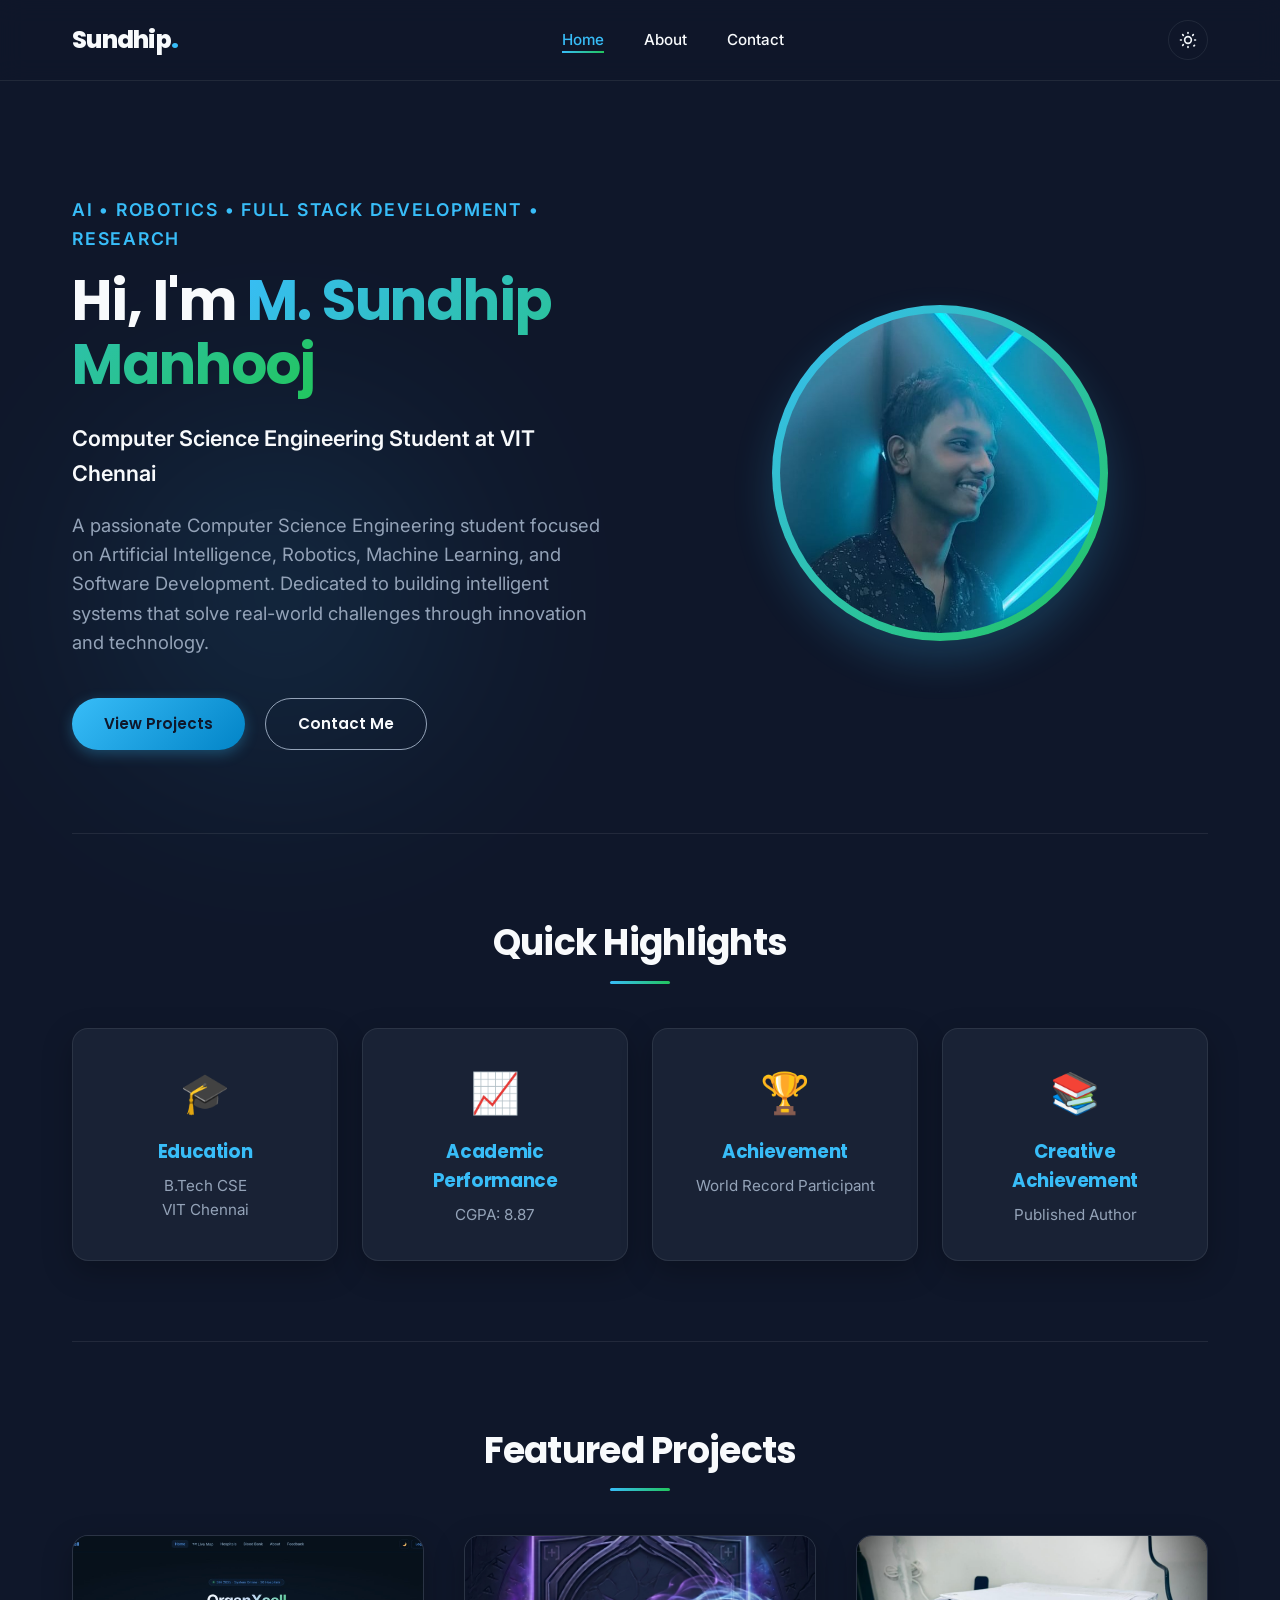
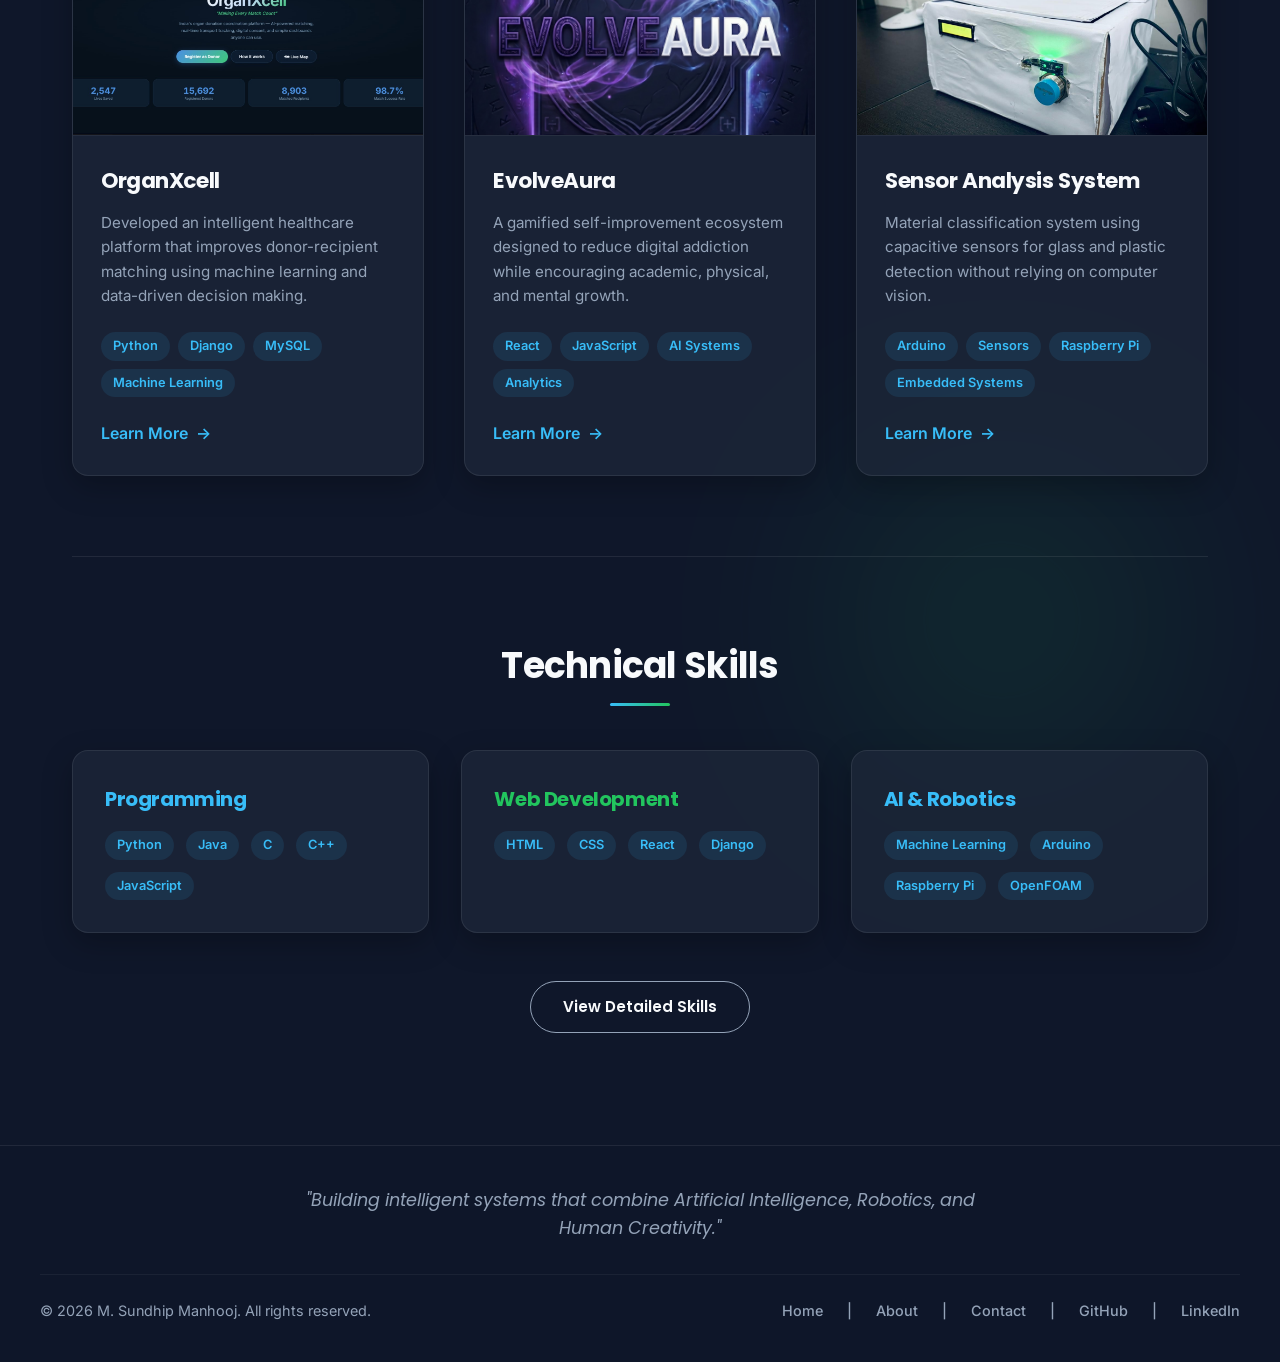
<file: index.html>
<!DOCTYPE html>
<html lang="en">
<head>
    <meta charset="UTF-8">
    <meta name="viewport" content="width=device-width, initial-scale=1.0">
    <title>M. Sundhip Manhooj - AI Engineer, Robotics Developer & Researcher</title>
    <meta name="description" content="Professional portfolio of M. Sundhip Manhooj, Computer Science Engineering Student at VIT Chennai. AI Engineer, Robotics Developer, Researcher, and Full Stack Developer.">
    <link rel="stylesheet" href="styles/main.css">
</head>
<body>

    <!-- Header Navigation -->
    <header>
        <nav>
            <div class="logo">
                <a href="index.html">Sundhip<span>.</span></a>
            </div>
            
            <!-- Desktop Navigation -->
            <ul class="nav-links">
                <li><a href="index.html" class="active">Home</a></li>
                <li><a href="about.html">About</a></li>
                <li><a href="contact.html">Contact</a></li>
            </ul>

            <div style="display: flex; align-items: center; gap: 1rem;">
                <!-- Theme Toggle Button -->
                <button id="theme-toggle" class="theme-toggle-btn" aria-label="Toggle Theme">
                    <!-- Moon Icon (Visible in Light Theme) -->
                    <svg class="theme-icon-moon" fill="none" stroke="currentColor" stroke-width="2" viewBox="0 0 24 24" xmlns="http://www.w3.org/2000/svg">
                        <path stroke-linecap="round" stroke-linejoin="round" d="M20.354 15.354A9 9 0 018.646 3.646 9.003 9.003 0 0012 21a9.003 9.003 0 008.354-5.646z"></path>
                    </svg>
                    <!-- Sun Icon (Visible in Dark Theme) -->
                    <svg class="theme-icon-sun" fill="none" stroke="currentColor" stroke-width="2" viewBox="0 0 24 24" xmlns="http://www.w3.org/2000/svg">
                        <path stroke-linecap="round" stroke-linejoin="round" d="M12 3v1m0 16v1m9-9h-1M4 12H3m15.364-6.364l-.707.707M6.343 17.657l-.707.707m0-12.728l.707.707m12.728 12.728l.707-.707M12 8a4 4 0 100 8 4 4 0 000-8z"></path>
                    </svg>
                </button>

                <!-- Hamburger Button for Mobile -->
                <button class="menu-btn" aria-label="Toggle Navigation Menu">
                    <span></span>
                    <span></span>
                    <span></span>
                </button>
            </div>
        </nav>

        <!-- Mobile Drawer Navigation Menu -->
        <ul class="nav-links-mobile">
            <li><a href="index.html" class="active">Home</a></li>
            <li><a href="about.html">About</a></li>
            <li><a href="contact.html">Contact</a></li>
        </ul>
    </header>

    <!-- Main Content Area -->
    <main>
        
        <!-- Hero Section -->
        <section class="hero" id="hero">
            <div class="hero-content">
                <p class="hero-tagline">AI • Robotics • Full Stack Development • Research</p>
                <h1>Hi, I'm <span class="gradient-text">M. Sundhip Manhooj</span></h1>
                <p class="hero-tagline" style="color: var(--text-primary); font-size: 1.35rem; text-transform: none; letter-spacing: normal; margin-bottom: 1.25rem;">
                    Computer Science Engineering Student at VIT Chennai
                </p>
                <p class="hero-description">
                    A passionate Computer Science Engineering student focused on Artificial Intelligence, Robotics, Machine Learning, and Software Development. Dedicated to building intelligent systems that solve real-world challenges through innovation and technology.
                </p>
                <div class="hero-buttons">
                    <a href="#projects" class="btn btn-primary">View Projects</a>
                    <a href="contact.html" class="btn btn-secondary">Contact Me</a>
                </div>
            </div>
            <div class="hero-image-wrapper">
                <div class="hero-image-container">
                    <img src="images/profile.jpg" alt="M. Sundhip Manhooj Profile Photo" class="hero-image">
                </div>
            </div>
        </section>

        <!-- Quick Highlights Section -->
        <section class="section-container" id="highlights" style="border-top: 1px solid var(--card-border);">
            <h2 class="section-title">Quick Highlights</h2>
            <div class="grid-4">
                
                <!-- Highlight 1 -->
                <div class="card" style="text-align: center;">
                    <div style="font-size: 2.5rem; margin-bottom: 0.75rem;">🎓</div>
                    <h3 style="font-size: 1.15rem; margin-bottom: 0.5rem; color: var(--primary);">Education</h3>
                    <p style="font-size: 0.95rem; color: var(--text-secondary);">B.Tech CSE<br>VIT Chennai</p>
                </div>

                <!-- Highlight 2 -->
                <div class="card" style="text-align: center;">
                    <div style="font-size: 2.5rem; margin-bottom: 0.75rem;">📈</div>
                    <h3 style="font-size: 1.15rem; margin-bottom: 0.5rem; color: var(--primary);">Academic Performance</h3>
                    <p style="font-size: 0.95rem; color: var(--text-secondary);">CGPA: 8.87</p>
                </div>

                <!-- Highlight 3 -->
                <div class="card" style="text-align: center;">
                    <div style="font-size: 2.5rem; margin-bottom: 0.75rem;">🏆</div>
                    <h3 style="font-size: 1.15rem; margin-bottom: 0.5rem; color: var(--primary);">Achievement</h3>
                    <p style="font-size: 0.95rem; color: var(--text-secondary);">World Record Participant</p>
                </div>

                <!-- Highlight 4 -->
                <div class="card" style="text-align: center;">
                    <div style="font-size: 2.5rem; margin-bottom: 0.75rem;">📚</div>
                    <h3 style="font-size: 1.15rem; margin-bottom: 0.5rem; color: var(--primary);">Creative Achievement</h3>
                    <p style="font-size: 0.95rem; color: var(--text-secondary);">Published Author</p>
                </div>

            </div>
        </section>

        <!-- Featured Projects Section -->
        <section class="section-container" id="projects" style="border-top: 1px solid var(--card-border);">
            <h2 class="section-title">Featured Projects</h2>
            <div class="grid-3">
                
                <!-- Project 1: OrganXcell -->
                <article class="card project-card">
                    <div class="project-img-wrapper">
                        <img src="images/organxcell.png" alt="OrganXcell Interface Dashboard" class="project-img">
                    </div>
                    <div class="project-info">
                        <h3 class="project-title">OrganXcell</h3>
                        <p class="project-description">
                            Developed an intelligent healthcare platform that improves donor-recipient matching using machine learning and data-driven decision making.
                        </p>
                        <div class="project-tags">
                            <span class="tag">Python</span>
                            <span class="tag">Django</span>
                            <span class="tag">MySQL</span>
                            <span class="tag">Machine Learning</span>
                        </div>
                        <a href="about.html#projects-detail" class="project-link">
                            Learn More <span>→</span>
                        </a>
                    </div>
                </article>

                <!-- Project 2: EvolveAura -->
                <article class="card project-card">
                    <div class="project-img-wrapper">
                        <img src="images/evolveaura.png" alt="EvolveAura Gamified Platform" class="project-img">
                    </div>
                    <div class="project-info">
                        <h3 class="project-title">EvolveAura</h3>
                        <p class="project-description">
                            A gamified self-improvement ecosystem designed to reduce digital addiction while encouraging academic, physical, and mental growth.
                        </p>
                        <div class="project-tags">
                            <span class="tag">React</span>
                            <span class="tag">JavaScript</span>
                            <span class="tag">AI Systems</span>
                            <span class="tag">Analytics</span>
                        </div>
                        <a href="about.html#projects-detail" class="project-link">
                            Learn More <span>→</span>
                        </a>
                    </div>
                </article>

                <!-- Project 3: Sensor Analysis -->
                <article class="card project-card">
                    <div class="project-img-wrapper">
                        <img src="images/sensor.jpg" alt="Sensor Analysis System Image" class="project-img">
                    </div>
                    <div class="project-info">
                        <h3 class="project-title">Sensor Analysis System</h3>
                        <p class="project-description">
                            Material classification system using capacitive sensors for glass and plastic detection without relying on computer vision.
                        </p>
                        <div class="project-tags">
                            <span class="tag">Arduino</span>
                            <span class="tag">Sensors</span>
                            <span class="tag">Raspberry Pi</span>
                            <span class="tag">Embedded Systems</span>
                        </div>
                        <a href="about.html#projects-detail" class="project-link">
                            Learn More <span>→</span>
                        </a>
                    </div>
                </article>

            </div>
        </section>

        <!-- Technical Skills Preview Section -->
        <section class="section-container" id="skills" style="border-top: 1px solid var(--card-border);">
            <h2 class="section-title">Technical Skills</h2>
            <div class="grid-3" style="gap: 2rem;">
                
                <!-- Programming Languages -->
                <div class="card">
                    <h3 style="color: var(--primary); font-size: 1.25rem; margin-bottom: 1rem;">Programming</h3>
                    <div class="skills-list-detail">
                        <span class="tag">Python</span>
                        <span class="tag">Java</span>
                        <span class="tag">C</span>
                        <span class="tag">C++</span>
                        <span class="tag">JavaScript</span>
                    </div>
                </div>

                <!-- Web Development -->
                <div class="card">
                    <h3 style="color: var(--accent); font-size: 1.25rem; margin-bottom: 1rem;">Web Development</h3>
                    <div class="skills-list-detail">
                        <span class="tag">HTML</span>
                        <span class="tag">CSS</span>
                        <span class="tag">React</span>
                        <span class="tag">Django</span>
                    </div>
                </div>

                <!-- AI & Robotics -->
                <div class="card">
                    <h3 style="color: var(--primary); font-size: 1.25rem; margin-bottom: 1rem;">AI & Robotics</h3>
                    <div class="skills-list-detail">
                        <span class="tag">Machine Learning</span>
                        <span class="tag">Arduino</span>
                        <span class="tag">Raspberry Pi</span>
                        <span class="tag">OpenFOAM</span>
                    </div>
                </div>

            </div>
            <div style="text-align: center; margin-top: 3rem;">
                <a href="about.html#skills-section" class="btn btn-secondary">View Detailed Skills</a>
            </div>
        </section>

    </main>

    <!-- Footer -->
    <footer>
        <div class="personal-statement">
            "Building intelligent systems that combine Artificial Intelligence, Robotics, and Human Creativity."
        </div>
        <div class="footer-content" style="border-top: 1px solid rgba(255, 255, 255, 0.05); padding-top: 1.5rem;">
            <p>&copy; 2026 M. Sundhip Manhooj. All rights reserved.</p>
            <p style="display: flex; gap: 1.5rem; justify-content: center; font-weight: 500;">
                <a href="index.html">Home</a> | 
                <a href="about.html">About</a> | 
                <a href="contact.html">Contact</a> | 
                <a href="https://github.com/sundhip" target="_blank" rel="noopener noreferrer">GitHub</a> | 
                <a href="https://linkedin.com/in/sundhip" target="_blank" rel="noopener noreferrer">LinkedIn</a>
            </p>
        </div>
    </footer>

    <!-- Menu Toggle and Alert Script -->
    <script src="js/menu.js"></script>
</body>
</html>
</file>
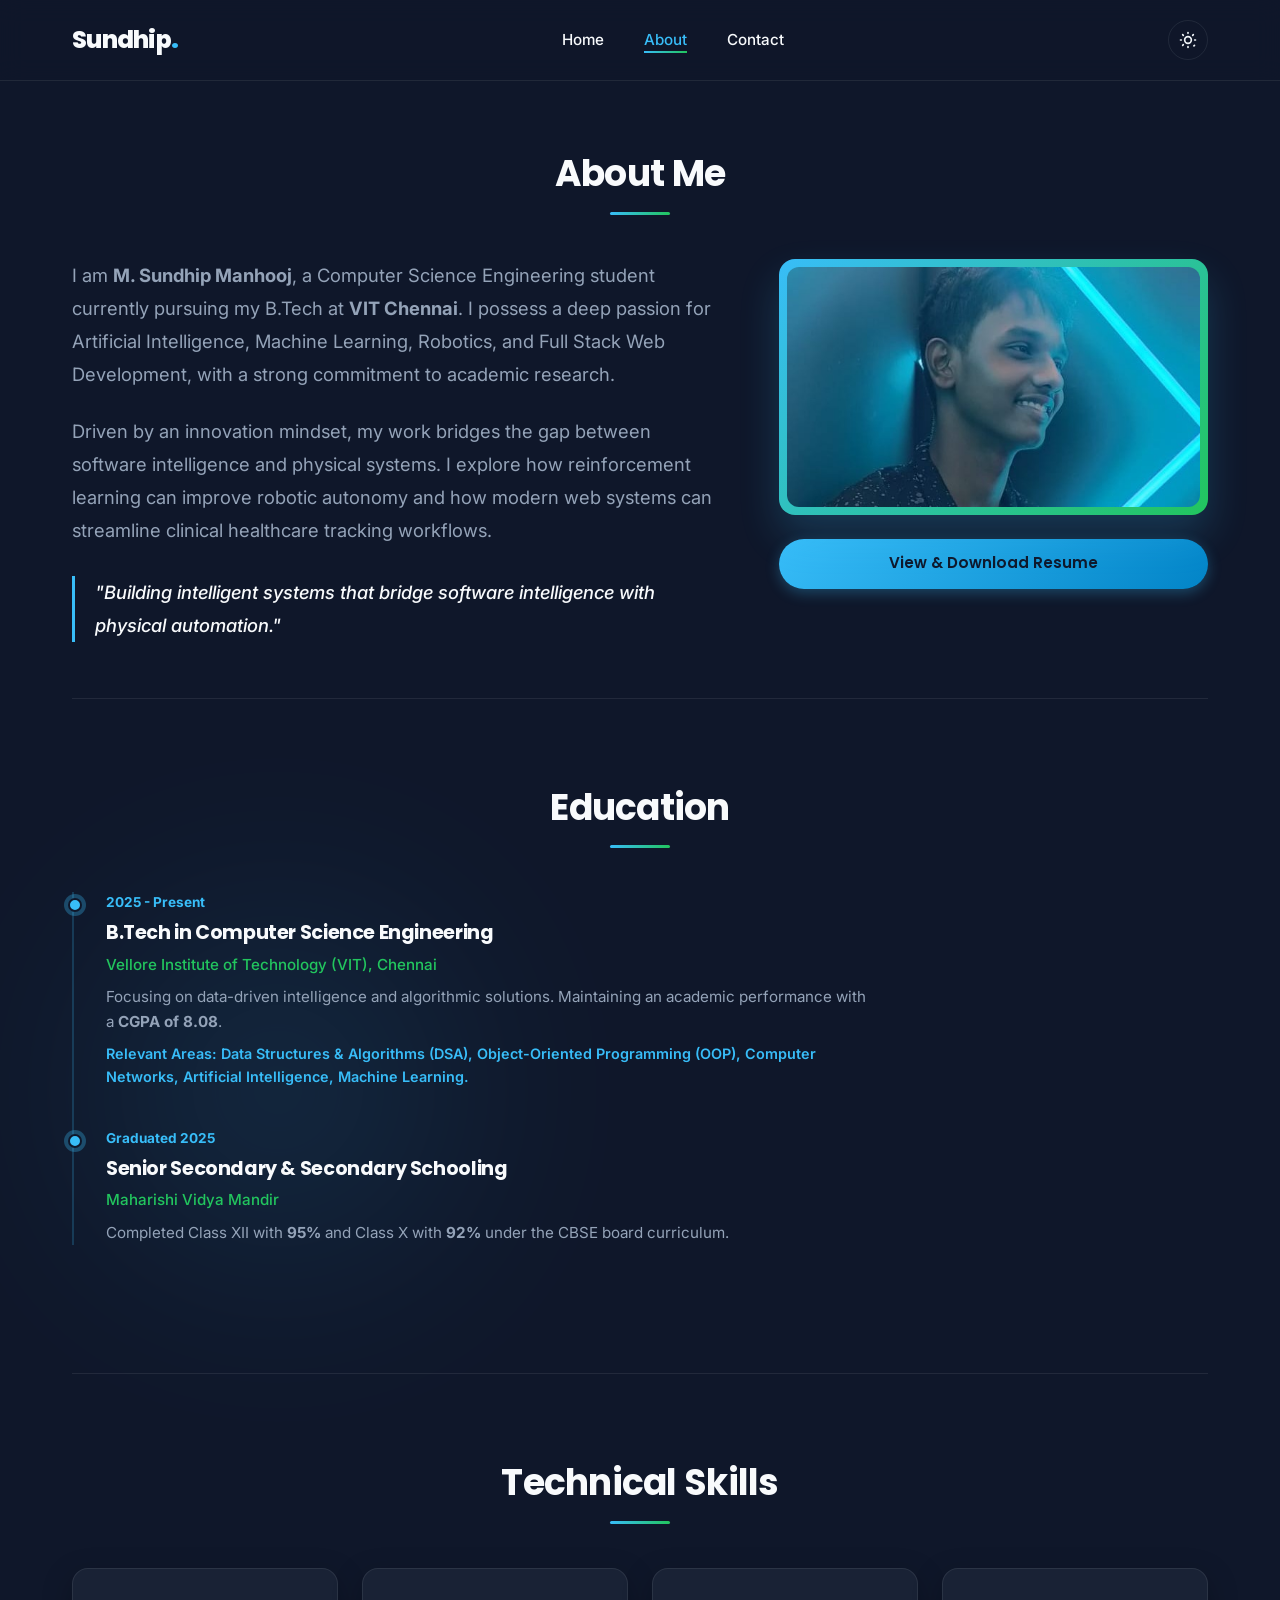
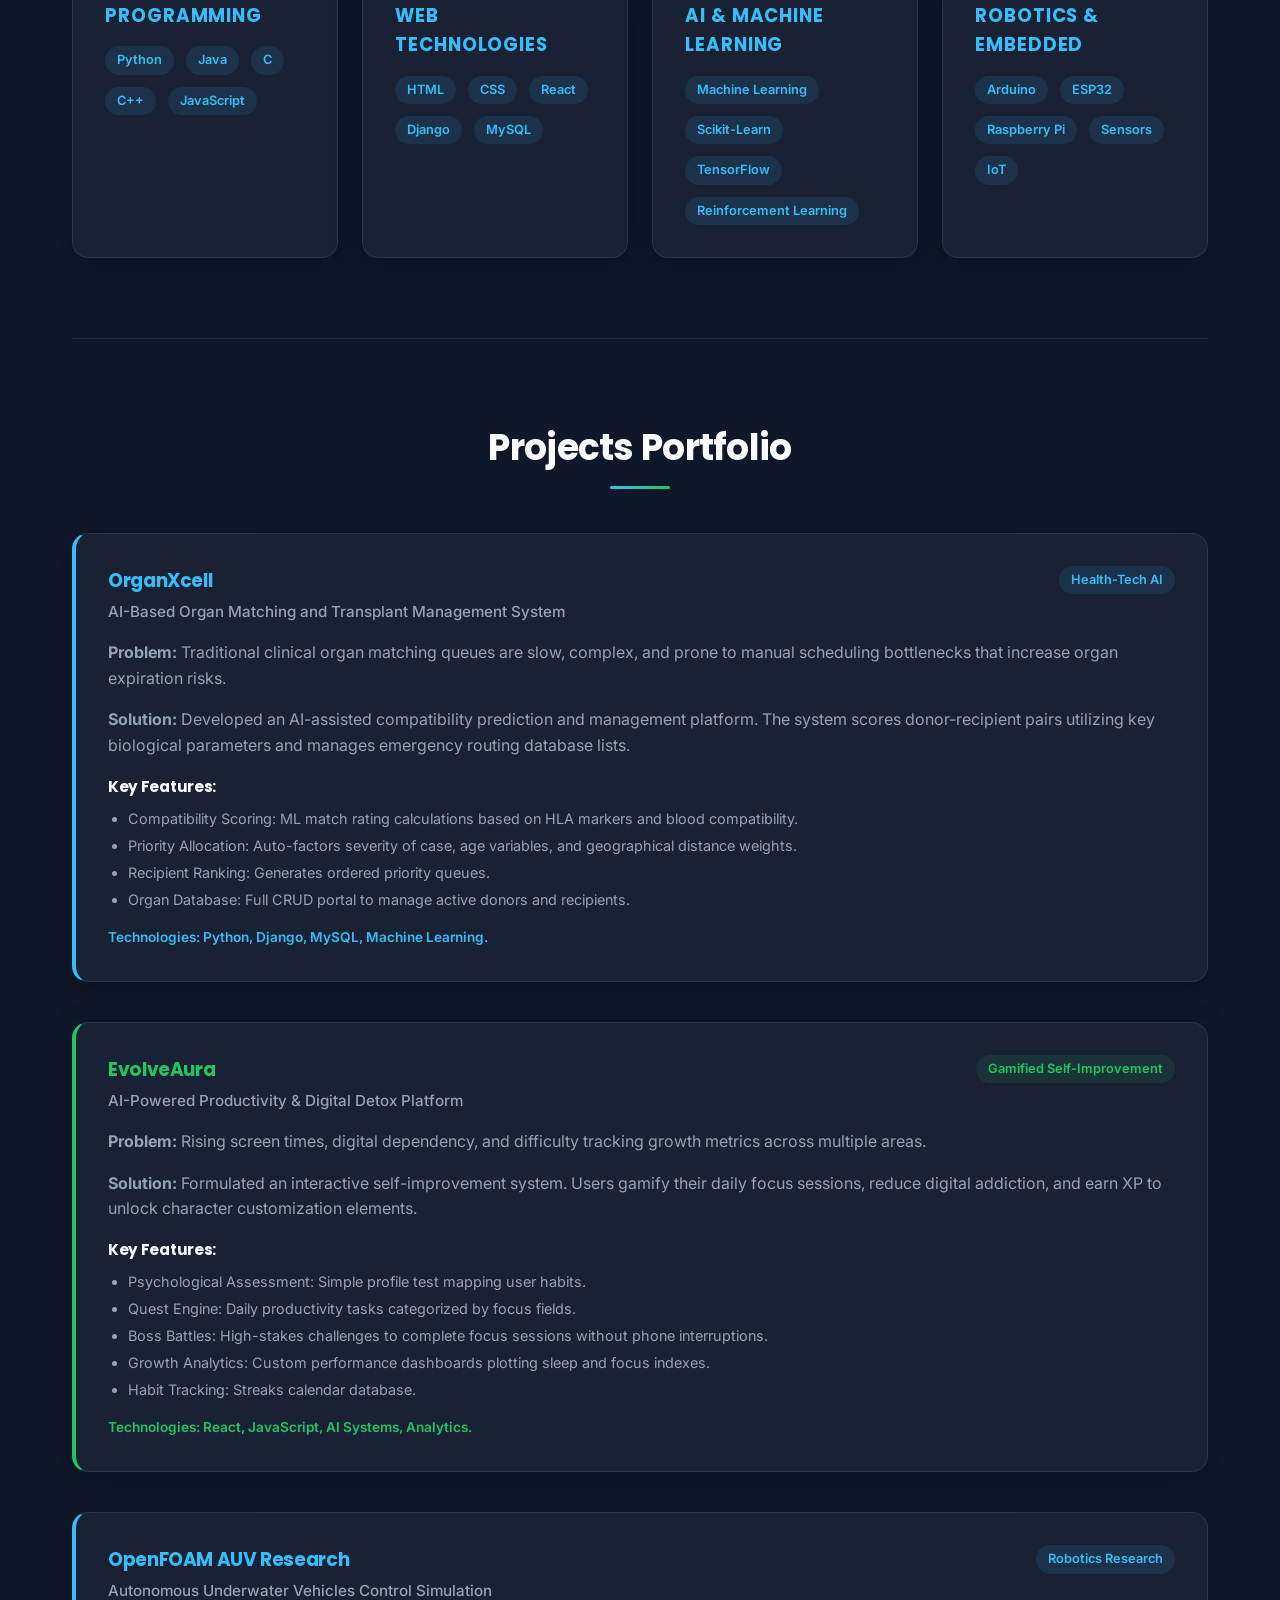
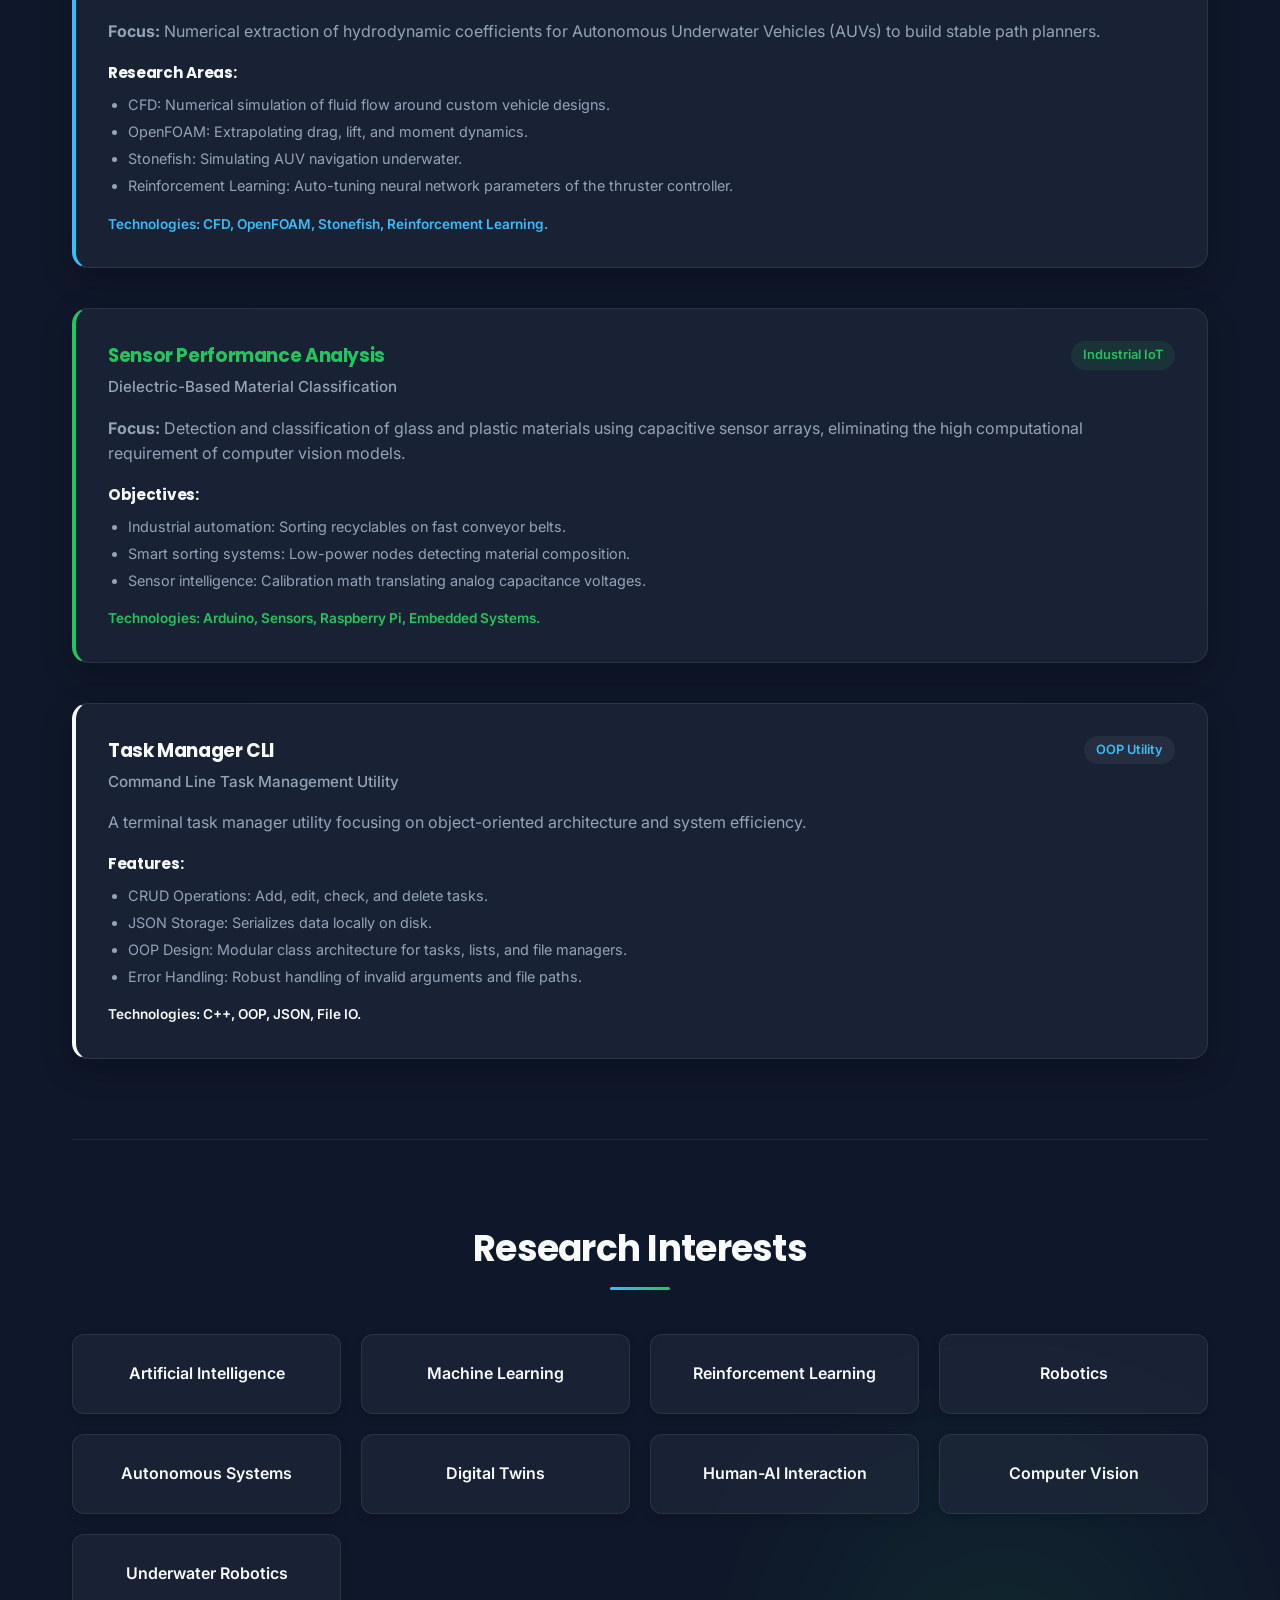
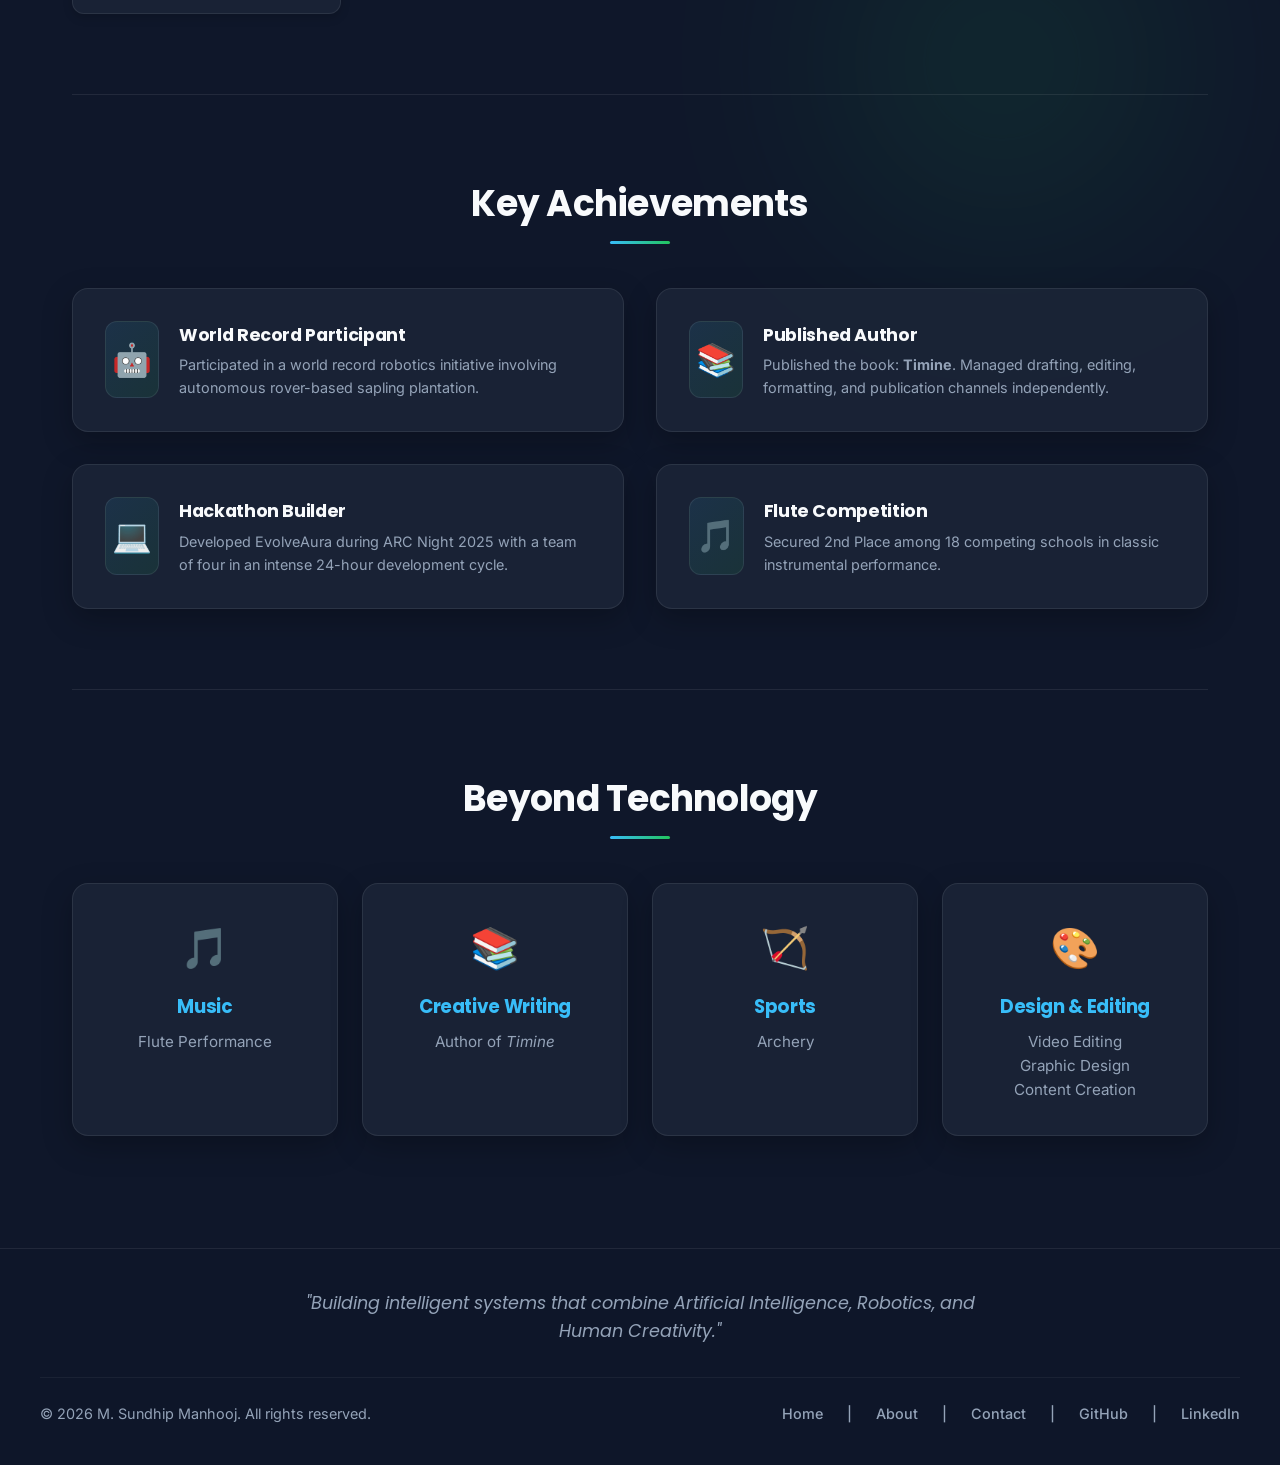
<file: about.html>
<!DOCTYPE html>
<html lang="en">
<head>
    <meta charset="UTF-8">
    <meta name="viewport" content="width=device-width, initial-scale=1.0">
    <title>About Me - M. Sundhip Manhooj</title>
    <meta name="description" content="Detailed academic background, comprehensive skills inventory, projects portfolio, research interests, achievements, and creative pursuits of M. Sundhip Manhooj.">
    <link rel="stylesheet" href="styles/main.css">
</head>
<body>

    <!-- Header Navigation -->
    <header>
        <nav>
            <div class="logo">
                <a href="index.html">Sundhip<span>.</span></a>
            </div>
            
            <!-- Desktop Navigation -->
            <ul class="nav-links">
                <li><a href="index.html">Home</a></li>
                <li><a href="about.html" class="active">About</a></li>
                <li><a href="contact.html">Contact</a></li>
            </ul>

            <div style="display: flex; align-items: center; gap: 1rem;">
                <!-- Theme Toggle Button -->
                <button id="theme-toggle" class="theme-toggle-btn" aria-label="Toggle Theme">
                    <!-- Moon Icon (Visible in Light Theme) -->
                    <svg class="theme-icon-moon" fill="none" stroke="currentColor" stroke-width="2" viewBox="0 0 24 24" xmlns="http://www.w3.org/2000/svg">
                        <path stroke-linecap="round" stroke-linejoin="round" d="M20.354 15.354A9 9 0 018.646 3.646 9.003 9.003 0 0012 21a9.003 9.003 0 008.354-5.646z"></path>
                    </svg>
                    <!-- Sun Icon (Visible in Dark Theme) -->
                    <svg class="theme-icon-sun" fill="none" stroke="currentColor" stroke-width="2" viewBox="0 0 24 24" xmlns="http://www.w3.org/2000/svg">
                        <path stroke-linecap="round" stroke-linejoin="round" d="M12 3v1m0 16v1m9-9h-1M4 12H3m15.364-6.364l-.707.707M6.343 17.657l-.707.707m0-12.728l.707.707m12.728 12.728l.707-.707M12 8a4 4 0 100 8 4 4 0 000-8z"></path>
                    </svg>
                </button>

                <!-- Hamburger Button for Mobile -->
                <button class="menu-btn" aria-label="Toggle Navigation Menu">
                    <span></span>
                    <span></span>
                    <span></span>
                </button>
            </div>
        </nav>

        <!-- Mobile Drawer Navigation Menu -->
        <ul class="nav-links-mobile">
            <li><a href="index.html">Home</a></li>
            <li><a href="about.html" class="active">About</a></li>
            <li><a href="contact.html">Contact</a></li>
        </ul>
    </header>

    <!-- Main Content Area -->
    <main>
        
        <!-- Section 1: Professional Summary -->
        <section class="section-container" style="padding-top: 2rem; padding-bottom: 2rem;">
            <h2 class="section-title">About Me</h2>
            <div class="about-grid">
                <div class="about-intro-text">
                    <p>
                        I am <strong>M. Sundhip Manhooj</strong>, a Computer Science Engineering student currently pursuing my B.Tech at <strong>VIT Chennai</strong>. I possess a deep passion for Artificial Intelligence, Machine Learning, Robotics, and Full Stack Web Development, with a strong commitment to academic research.
                    </p>
                    <p>
                        Driven by an innovation mindset, my work bridges the gap between software intelligence and physical systems. I explore how reinforcement learning can improve robotic autonomy and how modern web systems can streamline clinical healthcare tracking workflows.
                    </p>
                    <p style="font-size: 1.15rem; font-weight: 500; border-left: 3px solid var(--primary); padding-left: 1.25rem; margin-top: 1.75rem; color: var(--text-primary); font-style: italic;">
                        "Building intelligent systems that bridge software intelligence with physical automation."
                    </p>
                </div>
                <div class="hero-image-wrapper" style="display: flex; flex-direction: column; align-items: center; gap: 1.5rem;">
                    <div class="hero-image-container" style="border-radius: 16px; width: 100%;">
                        <img src="images/profile.jpg" alt="M. Sundhip Manhooj Profile Photo" class="hero-image" style="border-radius: 12px; width: 100%; height: 240px; object-fit: cover;">
                    </div>
                    <a href="resume.html" class="btn btn-primary" style="width: 100%; text-align: center;">View & Download Resume</a>
                </div>
            </div>
        </section>

        <!-- Section 2: Education Timeline -->
        <section class="section-container" id="education" style="border-top: 1px solid var(--card-border);">
            <h2 class="section-title">Education</h2>
            <div class="timeline">
                
                <!-- VIT Chennai -->
                <div class="timeline-item">
                    <div class="timeline-date">2025 - Present</div>
                    <h3 class="timeline-title">B.Tech in Computer Science Engineering</h3>
                    <div class="timeline-institution">Vellore Institute of Technology (VIT), Chennai</div>
                    <p class="timeline-desc" style="margin-bottom: 0.5rem;">
                        Focusing on data-driven intelligence and algorithmic solutions. Maintaining an academic performance with a <strong>CGPA of 8.08</strong>.
                    </p>
                    <p style="font-size: 0.9rem; font-weight: 600; color: var(--primary);">
                        Relevant Areas: Data Structures & Algorithms (DSA), Object-Oriented Programming (OOP), Computer Networks, Artificial Intelligence, Machine Learning.
                    </p>
                </div>

                <!-- Maharishi Vidya Mandir -->
                <div class="timeline-item">
                    <div class="timeline-date">Graduated 2025</div>
                    <h3 class="timeline-title">Senior Secondary & Secondary Schooling</h3>
                    <div class="timeline-institution">Maharishi Vidya Mandir</div>
                    <p class="timeline-desc">
                        Completed Class XII with <strong>95%</strong> and Class X with <strong>92%</strong> under the CBSE board curriculum.
                    </p>
                </div>

            </div>
        </section>

        <!-- Section 3: Technical Skills -->
        <section class="section-container" id="skills-section" style="border-top: 1px solid var(--card-border);">
            <h2 class="section-title">Technical Skills</h2>
            <div class="grid-4" style="gap: 1.5rem;">
                
                <!-- Category 1 -->
                <div class="card">
                    <h3 class="skill-category-title">Programming</h3>
                    <div class="skills-list-detail">
                        <span class="tag">Python</span>
                        <span class="tag">Java</span>
                        <span class="tag">C</span>
                        <span class="tag">C++</span>
                        <span class="tag">JavaScript</span>
                    </div>
                </div>

                <!-- Category 2 -->
                <div class="card">
                    <h3 class="skill-category-title">Web Technologies</h3>
                    <div class="skills-list-detail">
                        <span class="tag">HTML</span>
                        <span class="tag">CSS</span>
                        <span class="tag">React</span>
                        <span class="tag">Django</span>
                        <span class="tag">MySQL</span>
                    </div>
                </div>

                <!-- Category 3 -->
                <div class="card">
                    <h3 class="skill-category-title">AI & Machine Learning</h3>
                    <div class="skills-list-detail">
                        <span class="tag">Machine Learning</span>
                        <span class="tag">Scikit-Learn</span>
                        <span class="tag">TensorFlow</span>
                        <span class="tag">Reinforcement Learning</span>
                    </div>
                </div>

                <!-- Category 4 -->
                <div class="card">
                    <h3 class="skill-category-title">Robotics & Embedded</h3>
                    <div class="skills-list-detail">
                        <span class="tag">Arduino</span>
                        <span class="tag">ESP32</span>
                        <span class="tag">Raspberry Pi</span>
                        <span class="tag">Sensors</span>
                        <span class="tag">IoT</span>
                    </div>
                </div>

            </div>
        </section>

        <!-- Section 4: Projects Portfolio -->
        <section class="section-container" id="projects-detail" style="border-top: 1px solid var(--card-border);">
            <h2 class="section-title">Projects Portfolio</h2>
            <div style="display: flex; flex-direction: column; gap: 2.5rem;">
                
                <!-- OrganXcell -->
                <div class="card" style="border-left: 4px solid var(--primary); padding-left: 2rem;">
                    <div style="display: flex; justify-content: space-between; align-items: flex-start; flex-wrap: wrap; gap: 1rem; margin-bottom: 1rem;">
                        <div>
                            <h3 style="color: var(--primary); margin-bottom: 0.25rem;">OrganXcell</h3>
                            <p style="font-weight: 500; font-size: 0.95rem; color: var(--text-secondary);">AI-Based Organ Matching and Transplant Management System</p>
                        </div>
                        <span class="tag" style="background-color: rgba(56,189,248,0.1);">Health-Tech AI</span>
                    </div>
                    <p style="margin-bottom: 1rem; color: var(--text-secondary);">
                        <strong>Problem:</strong> Traditional clinical organ matching queues are slow, complex, and prone to manual scheduling bottlenecks that increase organ expiration risks.
                    </p>
                    <p style="margin-bottom: 1rem; color: var(--text-secondary);">
                        <strong>Solution:</strong> Developed an AI-assisted compatibility prediction and management platform. The system scores donor-recipient pairs utilizing key biological parameters and manages emergency routing database lists.
                    </p>
                    <div style="margin-bottom: 1rem;">
                        <h4 style="margin-bottom: 0.5rem; font-size: 0.95rem; color: var(--text-primary);">Key Features:</h4>
                        <ul style="padding-left: 1.25rem; font-size: 0.9rem; color: var(--text-secondary); display: flex; flex-direction: column; gap: 0.25rem;">
                            <li>Compatibility Scoring: ML match rating calculations based on HLA markers and blood compatibility.</li>
                            <li>Priority Allocation: Auto-factors severity of case, age variables, and geographical distance weights.</li>
                            <li>Recipient Ranking: Generates ordered priority queues.</li>
                            <li>Organ Database: Full CRUD portal to manage active donors and recipients.</li>
                        </ul>
                    </div>
                    <p style="font-size: 0.85rem; font-weight: 600; color: var(--primary);">
                        Technologies: Python, Django, MySQL, Machine Learning.
                    </p>
                </div>

                <!-- EvolveAura -->
                <div class="card" style="border-left: 4px solid var(--accent); padding-left: 2rem;">
                    <div style="display: flex; justify-content: space-between; align-items: flex-start; flex-wrap: wrap; gap: 1rem; margin-bottom: 1rem;">
                        <div>
                            <h3 style="color: var(--accent); margin-bottom: 0.25rem;">EvolveAura</h3>
                            <p style="font-weight: 500; font-size: 0.95rem; color: var(--text-secondary);">AI-Powered Productivity & Digital Detox Platform</p>
                        </div>
                        <span class="tag" style="background-color: rgba(34,197,94,0.1); color: var(--accent);">Gamified Self-Improvement</span>
                    </div>
                    <p style="margin-bottom: 1rem; color: var(--text-secondary);">
                        <strong>Problem:</strong> Rising screen times, digital dependency, and difficulty tracking growth metrics across multiple areas.
                    </p>
                    <p style="margin-bottom: 1rem; color: var(--text-secondary);">
                        <strong>Solution:</strong> Formulated an interactive self-improvement system. Users gamify their daily focus sessions, reduce digital addiction, and earn XP to unlock character customization elements.
                    </p>
                    <div style="margin-bottom: 1rem;">
                        <h4 style="margin-bottom: 0.5rem; font-size: 0.95rem; color: var(--text-primary);">Key Features:</h4>
                        <ul style="padding-left: 1.25rem; font-size: 0.9rem; color: var(--text-secondary); display: flex; flex-direction: column; gap: 0.25rem;">
                            <li>Psychological Assessment: Simple profile test mapping user habits.</li>
                            <li>Quest Engine: Daily productivity tasks categorized by focus fields.</li>
                            <li>Boss Battles: High-stakes challenges to complete focus sessions without phone interruptions.</li>
                            <li>Growth Analytics: Custom performance dashboards plotting sleep and focus indexes.</li>
                            <li>Habit Tracking: Streaks calendar database.</li>
                        </ul>
                    </div>
                    <p style="font-size: 0.85rem; font-weight: 600; color: var(--accent);">
                        Technologies: React, JavaScript, AI Systems, Analytics.
                    </p>
                </div>

                <!-- OpenFOAM AUV Research -->
                <div class="card" style="border-left: 4px solid var(--primary); padding-left: 2rem;">
                    <div style="display: flex; justify-content: space-between; align-items: flex-start; flex-wrap: wrap; gap: 1rem; margin-bottom: 1rem;">
                        <div>
                            <h3 style="color: var(--primary); margin-bottom: 0.25rem;">OpenFOAM AUV Research</h3>
                            <p style="font-weight: 500; font-size: 0.95rem; color: var(--text-secondary);">Autonomous Underwater Vehicles Control Simulation</p>
                        </div>
                        <span class="tag" style="background-color: rgba(56,189,248,0.1);">Robotics Research</span>
                    </div>
                    <p style="margin-bottom: 1rem; color: var(--text-secondary);">
                        <strong>Focus:</strong> Numerical extraction of hydrodynamic coefficients for Autonomous Underwater Vehicles (AUVs) to build stable path planners.
                    </p>
                    <div style="margin-bottom: 1rem;">
                        <h4 style="margin-bottom: 0.5rem; font-size: 0.95rem; color: var(--text-primary);">Research Areas:</h4>
                        <ul style="padding-left: 1.25rem; font-size: 0.9rem; color: var(--text-secondary); display: flex; flex-direction: column; gap: 0.25rem;">
                            <li>CFD: Numerical simulation of fluid flow around custom vehicle designs.</li>
                            <li>OpenFOAM: Extrapolating drag, lift, and moment dynamics.</li>
                            <li>Stonefish: Simulating AUV navigation underwater.</li>
                            <li>Reinforcement Learning: Auto-tuning neural network parameters of the thruster controller.</li>
                        </ul>
                    </div>
                    <p style="font-size: 0.85rem; font-weight: 600; color: var(--primary);">
                        Technologies: CFD, OpenFOAM, Stonefish, Reinforcement Learning.
                    </p>
                </div>

                <!-- Sensor Performance Analysis -->
                <div class="card" style="border-left: 4px solid var(--accent); padding-left: 2rem;">
                    <div style="display: flex; justify-content: space-between; align-items: flex-start; flex-wrap: wrap; gap: 1rem; margin-bottom: 1rem;">
                        <div>
                            <h3 style="color: var(--accent); margin-bottom: 0.25rem;">Sensor Performance Analysis</h3>
                            <p style="font-weight: 500; font-size: 0.95rem; color: var(--text-secondary);">Dielectric-Based Material Classification</p>
                        </div>
                        <span class="tag" style="background-color: rgba(34,197,94,0.1); color: var(--accent);">Industrial IoT</span>
                    </div>
                    <p style="margin-bottom: 1rem; color: var(--text-secondary);">
                        <strong>Focus:</strong> Detection and classification of glass and plastic materials using capacitive sensor arrays, eliminating the high computational requirement of computer vision models.
                    </p>
                    <div style="margin-bottom: 1rem;">
                        <h4 style="margin-bottom: 0.5rem; font-size: 0.95rem; color: var(--text-primary);">Objectives:</h4>
                        <ul style="padding-left: 1.25rem; font-size: 0.9rem; color: var(--text-secondary); display: flex; flex-direction: column; gap: 0.25rem;">
                            <li>Industrial automation: Sorting recyclables on fast conveyor belts.</li>
                            <li>Smart sorting systems: Low-power nodes detecting material composition.</li>
                            <li>Sensor intelligence: Calibration math translating analog capacitance voltages.</li>
                        </ul>
                    </div>
                    <p style="font-size: 0.85rem; font-weight: 600; color: var(--accent);">
                        Technologies: Arduino, Sensors, Raspberry Pi, Embedded Systems.
                    </p>
                </div>

                <!-- Task Manager CLI -->
                <div class="card" style="border-left: 4px solid var(--text-primary); padding-left: 2rem;">
                    <div style="display: flex; justify-content: space-between; align-items: flex-start; flex-wrap: wrap; gap: 1rem; margin-bottom: 1rem;">
                        <div>
                            <h3 style="margin-bottom: 0.25rem; color: var(--text-primary);">Task Manager CLI</h3>
                            <p style="font-weight: 500; font-size: 0.95rem; color: var(--text-secondary);">Command Line Task Management Utility</p>
                        </div>
                        <span class="tag" style="background-color: rgba(255,255,255,0.05);">OOP Utility</span>
                    </div>
                    <p style="margin-bottom: 1rem; color: var(--text-secondary);">
                        A terminal task manager utility focusing on object-oriented architecture and system efficiency.
                    </p>
                    <div style="margin-bottom: 1rem;">
                        <h4 style="margin-bottom: 0.5rem; font-size: 0.95rem; color: var(--text-primary);">Features:</h4>
                        <ul style="padding-left: 1.25rem; font-size: 0.9rem; color: var(--text-secondary); display: flex; flex-direction: column; gap: 0.25rem;">
                            <li>CRUD Operations: Add, edit, check, and delete tasks.</li>
                            <li>JSON Storage: Serializes data locally on disk.</li>
                            <li>OOP Design: Modular class architecture for tasks, lists, and file managers.</li>
                            <li>Error Handling: Robust handling of invalid arguments and file paths.</li>
                        </ul>
                    </div>
                    <p style="font-size: 0.85rem; font-weight: 600; color: var(--text-primary);">
                        Technologies: C++, OOP, JSON, File IO.
                    </p>
                </div>

            </div>
        </section>

        <!-- Section 5: Research Interests -->
        <section class="section-container" id="research-interests" style="border-top: 1px solid var(--card-border);">
            <h2 class="section-title">Research Interests</h2>
            <div class="research-interests-grid">
                <div class="interest-card">Artificial Intelligence</div>
                <div class="interest-card">Machine Learning</div>
                <div class="interest-card">Reinforcement Learning</div>
                <div class="interest-card">Robotics</div>
                <div class="interest-card">Autonomous Systems</div>
                <div class="interest-card">Digital Twins</div>
                <div class="interest-card">Human-AI Interaction</div>
                <div class="interest-card">Computer Vision</div>
                <div class="interest-card">Underwater Robotics</div>
            </div>
        </section>

        <!-- Section 6: Achievements -->
        <section class="section-container" id="achievements" style="border-top: 1px solid var(--card-border);">
            <h2 class="section-title">Key Achievements</h2>
            <div class="achievements-grid">
                
                <!-- Achievement 1 -->
                <div class="card achievement-card">
                    <div class="achievement-icon">🤖</div>
                    <div class="achievement-info">
                        <h4>World Record Participant</h4>
                        <p>Participated in a world record robotics initiative involving autonomous rover-based sapling plantation.</p>
                    </div>
                </div>

                <!-- Achievement 2 -->
                <div class="card achievement-card">
                    <div class="achievement-icon">📚</div>
                    <div class="achievement-info">
                        <h4>Published Author</h4>
                        <p>Published the book: <strong>Timine</strong>. Managed drafting, editing, formatting, and publication channels independently.</p>
                    </div>
                </div>

                <!-- Achievement 3 -->
                <div class="card achievement-card">
                    <div class="achievement-icon">💻</div>
                    <div class="achievement-info">
                        <h4>Hackathon Builder</h4>
                        <p>Developed EvolveAura during ARC Night 2025 with a team of four in an intense 24-hour development cycle.</p>
                    </div>
                </div>

                <!-- Achievement 4 -->
                <div class="card achievement-card">
                    <div class="achievement-icon">🎵</div>
                    <div class="achievement-info">
                        <h4>Flute Competition</h4>
                        <p>Secured 2nd Place among 18 competing schools in classic instrumental performance.</p>
                    </div>
                </div>

            </div>
        </section>

        <!-- Section 7: Beyond Technology -->
        <section class="section-container" id="beyond-tech" style="border-top: 1px solid var(--card-border);">
            <h2 class="section-title">Beyond Technology</h2>
            <div class="grid-4" style="gap: 1.5rem;">
                
                <!-- Subcategory 1 -->
                <div class="card" style="text-align: center;">
                    <div style="font-size: 2.5rem; margin-bottom: 0.75rem;">🎵</div>
                    <h3 style="font-size: 1.15rem; margin-bottom: 0.5rem; color: var(--primary);">Music</h3>
                    <p style="font-size: 0.95rem; color: var(--text-secondary);">Flute Performance</p>
                </div>

                <!-- Subcategory 2 -->
                <div class="card" style="text-align: center;">
                    <div style="font-size: 2.5rem; margin-bottom: 0.75rem;">📚</div>
                    <h3 style="font-size: 1.15rem; margin-bottom: 0.5rem; color: var(--primary);">Creative Writing</h3>
                    <p style="font-size: 0.95rem; color: var(--text-secondary);">Author of <em>Timine</em></p>
                </div>

                <!-- Subcategory 3 -->
                <div class="card" style="text-align: center;">
                    <div style="font-size: 2.5rem; margin-bottom: 0.75rem;">🏹</div>
                    <h3 style="font-size: 1.15rem; margin-bottom: 0.5rem; color: var(--primary);">Sports</h3>
                    <p style="font-size: 0.95rem; color: var(--text-secondary);">Archery</p>
                </div>

                <!-- Subcategory 4 -->
                <div class="card" style="text-align: center;">
                    <div style="font-size: 2.5rem; margin-bottom: 0.75rem;">🎨</div>
                    <h3 style="font-size: 1.15rem; margin-bottom: 0.5rem; color: var(--primary);">Design & Editing</h3>
                    <p style="font-size: 0.95rem; color: var(--text-secondary);">Video Editing<br>Graphic Design<br>Content Creation</p>
                </div>

            </div>
        </section>

    </main>

    <!-- Footer -->
    <footer>
        <div class="personal-statement">
            "Building intelligent systems that combine Artificial Intelligence, Robotics, and Human Creativity."
        </div>
        <div class="footer-content" style="border-top: 1px solid rgba(255, 255, 255, 0.05); padding-top: 1.5rem;">
            <p>&copy; 2026 M. Sundhip Manhooj. All rights reserved.</p>
            <p style="display: flex; gap: 1.5rem; justify-content: center; font-weight: 500;">
                <a href="index.html">Home</a> | 
                <a href="about.html">About</a> | 
                <a href="contact.html">Contact</a> | 
                <a href="https://github.com/sundhip" target="_blank" rel="noopener noreferrer">GitHub</a> | 
                <a href="https://linkedin.com/in/sundhip" target="_blank" rel="noopener noreferrer">LinkedIn</a>
            </p>
        </div>
    </footer>

    <!-- Menu Toggle Script -->
    <script src="js/menu.js"></script>
</body>
</html>
</file>
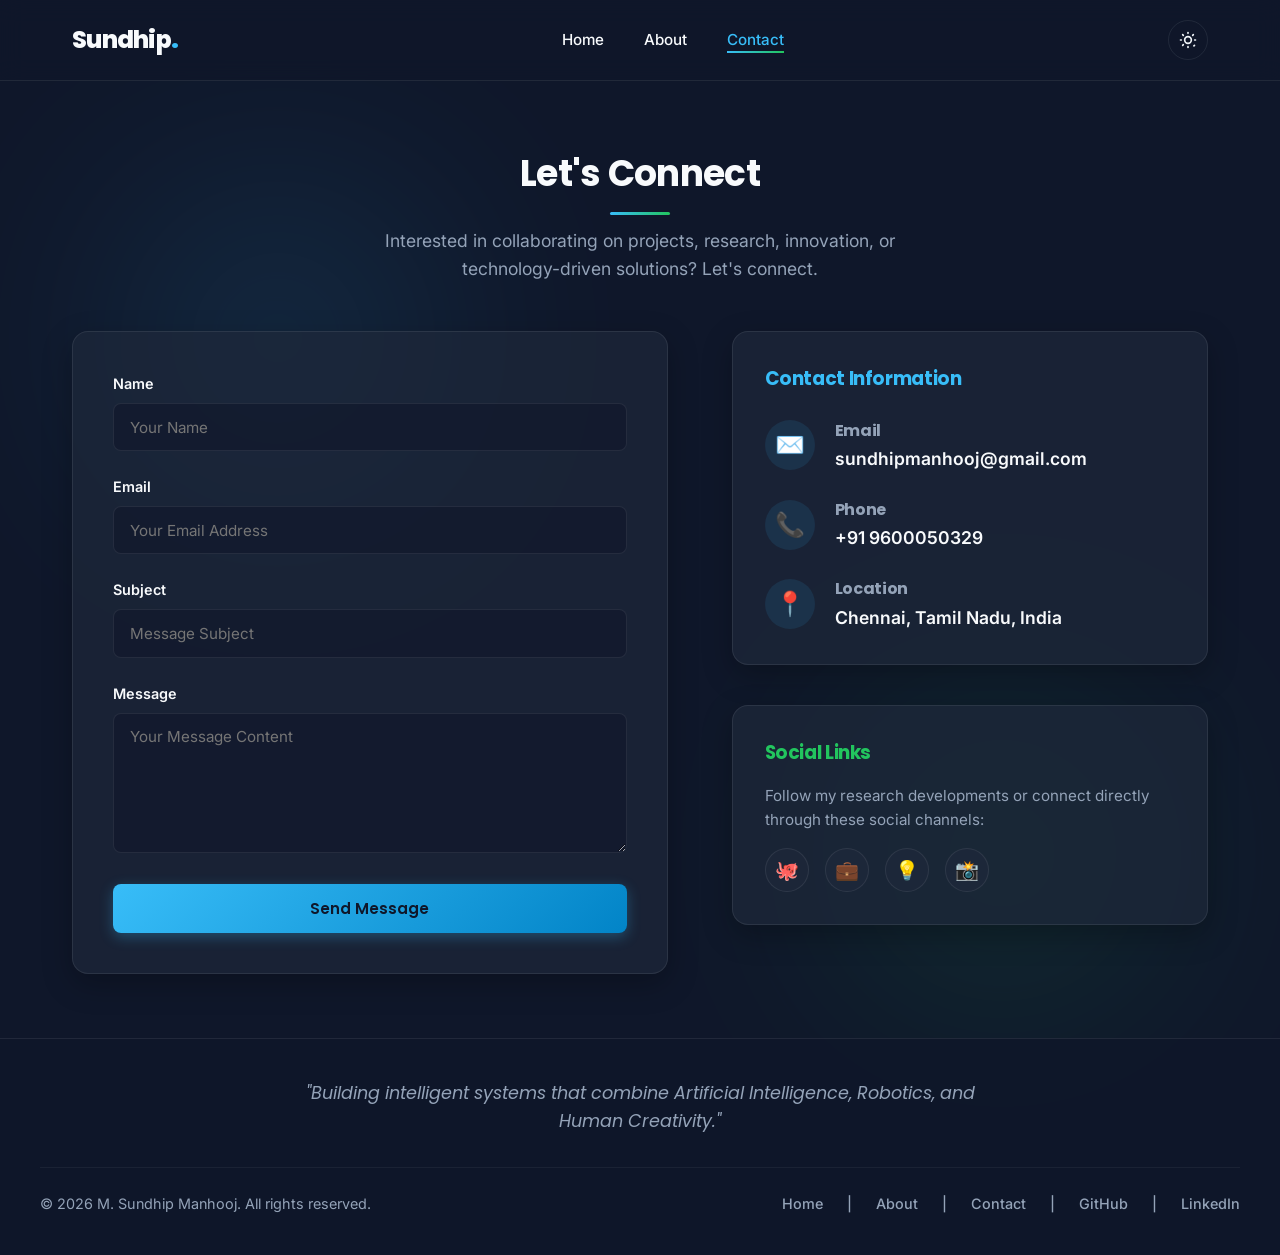
<file: contact.html>
<!DOCTYPE html>
<html lang="en">
<head>
    <meta charset="UTF-8">
    <meta name="viewport" content="width=device-width, initial-scale=1.0">
    <title>Contact Me - M. Sundhip Manhooj</title>
    <meta name="description" content="Interested in collaborating on projects, research, innovation, or technology-driven solutions? Connect with M. Sundhip Manhooj.">
    <link rel="stylesheet" href="styles/main.css">
</head>
<body>

    <!-- Header Navigation -->
    <header>
        <nav>
            <div class="logo">
                <a href="index.html">Sundhip<span>.</span></a>
            </div>
            
            <!-- Desktop Navigation -->
            <ul class="nav-links">
                <li><a href="index.html">Home</a></li>
                <li><a href="about.html">About</a></li>
                <li><a href="contact.html" class="active">Contact</a></li>
            </ul>

            <div style="display: flex; align-items: center; gap: 1rem;">
                <!-- Theme Toggle Button -->
                <button id="theme-toggle" class="theme-toggle-btn" aria-label="Toggle Theme">
                    <!-- Moon Icon (Visible in Light Theme) -->
                    <svg class="theme-icon-moon" fill="none" stroke="currentColor" stroke-width="2" viewBox="0 0 24 24" xmlns="http://www.w3.org/2000/svg">
                        <path stroke-linecap="round" stroke-linejoin="round" d="M20.354 15.354A9 9 0 018.646 3.646 9.003 9.003 0 0012 21a9.003 9.003 0 008.354-5.646z"></path>
                    </svg>
                    <!-- Sun Icon (Visible in Dark Theme) -->
                    <svg class="theme-icon-sun" fill="none" stroke="currentColor" stroke-width="2" viewBox="0 0 24 24" xmlns="http://www.w3.org/2000/svg">
                        <path stroke-linecap="round" stroke-linejoin="round" d="M12 3v1m0 16v1m9-9h-1M4 12H3m15.364-6.364l-.707.707M6.343 17.657l-.707.707m0-12.728l.707.707m12.728 12.728l.707-.707M12 8a4 4 0 100 8 4 4 0 000-8z"></path>
                    </svg>
                </button>

                <!-- Hamburger Button for Mobile -->
                <button class="menu-btn" aria-label="Toggle Navigation Menu">
                    <span></span>
                    <span></span>
                    <span></span>
                </button>
            </div>
        </nav>

        <!-- Mobile Drawer Navigation Menu -->
        <ul class="nav-links-mobile">
            <li><a href="index.html">Home</a></li>
            <li><a href="about.html">About</a></li>
            <li><a href="contact.html" class="active">Contact</a></li>
        </ul>
    </header>

    <!-- Main Content Area -->
    <main>
        
        <!-- Contact Section Header -->
        <section class="section-container" style="padding-top: 2rem; padding-bottom: 2rem;">
            <h2 class="section-title">Let's Connect</h2>
            
            <p style="text-align: center; max-width: 600px; margin: -2rem auto 3rem auto; color: var(--text-secondary); font-size: 1.1rem;">
                Interested in collaborating on projects, research, innovation, or technology-driven solutions? Let's connect.
            </p>
            
            <div class="contact-grid">
                
                <!-- Contact Form Card -->
                <div class="contact-form-card">
                    <form id="contactForm">
                        <div class="form-group">
                            <label for="name">Name</label>
                            <input type="text" id="name" class="form-control" placeholder="Your Name" required>
                        </div>
                        
                        <div class="form-group">
                            <label for="email">Email</label>
                            <input type="email" id="email" class="form-control" placeholder="Your Email Address" required>
                        </div>
                        
                        <div class="form-group">
                            <label for="subject">Subject</label>
                            <input type="text" id="subject" class="form-control" placeholder="Message Subject" required>
                        </div>
                        
                        <div class="form-group">
                            <label for="message">Message</label>
                            <textarea id="message" class="form-control" placeholder="Your Message Content" required></textarea>
                        </div>
                        
                        <button type="submit" class="btn btn-primary" style="width: 100%; border-radius: 8px;">
                            Send Message
                        </button>
                    </form>
                </div>

                <!-- Contact Info & Socials Sidebar -->
                <div class="contact-info-panel">
                    
                    <!-- Contact Details -->
                    <div class="card">
                        <h3 style="margin-bottom: 1.5rem; color: var(--primary);">Contact Information</h3>
                        
                        <div style="display: flex; flex-direction: column; gap: 1.5rem;">
                            
                            <!-- Email -->
                            <div class="contact-info-item">
                                <div class="contact-info-icon">✉️</div>
                                <div class="contact-info-text">
                                    <h4>Email</h4>
                                    <p><a href="mailto:sundhipmanhooj@gmail.com">sundhipmanhooj@gmail.com</a></p>
                                </div>
                            </div>

                            <!-- Phone -->
                            <div class="contact-info-item">
                                <div class="contact-info-icon">📞</div>
                                <div class="contact-info-text">
                                    <h4>Phone</h4>
                                    <p><a href="tel:+919600050329">+91 9600050329</a></p>
                                </div>
                            </div>

                            <!-- Location -->
                            <div class="contact-info-item">
                                <div class="contact-info-icon">📍</div>
                                <div class="contact-info-text">
                                    <h4>Location</h4>
                                    <p>Chennai, Tamil Nadu, India</p>
                                </div>
                            </div>

                        </div>
                    </div>

                    <!-- Social Links -->
                    <div class="card">
                        <h3 style="color: var(--accent); margin-bottom: 1rem;">Social Links</h3>
                        <p style="color: var(--text-secondary); font-size: 0.95rem; margin-bottom: 1rem;">
                            Follow my research developments or connect directly through these social channels:
                        </p>
                        
                        <div class="social-links">
                            <ul class="social-list">
                                <li class="social-item">
                                    <a href="https://github.com/sundhip" target="_blank" rel="noopener noreferrer" title="GitHub">
                                        🐙
                                    </a>
                                </li>
                                <li class="social-item">
                                    <a href="https://linkedin.com/in/sundhip" target="_blank" rel="noopener noreferrer" title="LinkedIn">
                                        💼
                                    </a>
                                </li>
                                <li class="social-item">
                                    <a href="https://leetcode.com/sundhip" target="_blank" rel="noopener noreferrer" title="LeetCode">
                                        💡
                                    </a>
                                </li>
                                <li class="social-item">
                                    <a href="https://instagram.com/sundhip" target="_blank" rel="noopener noreferrer" title="Instagram">
                                        📸
                                    </a>
                                </li>
                            </ul>
                        </div>
                    </div>

                </div>

            </div>
        </section>

    </main>

    <!-- Footer -->
    <footer>
        <div class="personal-statement">
            "Building intelligent systems that combine Artificial Intelligence, Robotics, and Human Creativity."
        </div>
        <div class="footer-content" style="border-top: 1px solid rgba(255, 255, 255, 0.05); padding-top: 1.5rem;">
            <p>&copy; 2026 M. Sundhip Manhooj. All rights reserved.</p>
            <p style="display: flex; gap: 1.5rem; justify-content: center; font-weight: 500;">
                <a href="index.html">Home</a> | 
                <a href="about.html">About</a> | 
                <a href="contact.html">Contact</a> | 
                <a href="https://github.com/sundhip" target="_blank" rel="noopener noreferrer">GitHub</a> | 
                <a href="https://linkedin.com/in/sundhip" target="_blank" rel="noopener noreferrer">LinkedIn</a>
            </p>
        </div>
    </footer>

    <!-- Menu Toggle and Alert Script -->
    <script src="js/menu.js"></script>
</body>
</html>
</file>
<file: styles/main.css>
@import url('https://fonts.googleapis.com/css2?family=Inter:wght@300;400;500;600;700&family=Poppins:wght@300;400;500;600;700;800&display=swap');

/* --- CUSTOM VARIABLES --- */
:root {
    --bg-color: #0f172a;          /* Deep Slate Blue */
    --card-bg: rgba(30, 41, 59, 0.7); /* Translucent Slate Blue */
    --card-border: rgba(255, 255, 255, 0.08);
    --primary: #38bdf8;          /* Sky Blue */
    --primary-glow: rgba(56, 189, 248, 0.3);
    --accent: #22c55e;           /* Emerald Green */
    --accent-glow: rgba(34, 197, 94, 0.2);
    --text-primary: #f8fafc;     /* Bright Off-White */
    --text-secondary: #94a3b8;   /* Muted Slate Gray */
    --nav-bg: rgba(15, 23, 42, 0.8);
    --font-heading: 'Poppins', sans-serif;
    --font-body: 'Inter', sans-serif;
    --transition-speed: 0.3s;
    --border-radius: 16px;
    --max-width: 1200px;
}

/* --- LIGHT THEME OVERRIDES --- */
[data-theme="light"] {
    --bg-color: #f8fafc;
    --card-bg: rgba(255, 255, 255, 0.75);
    --card-border: rgba(15, 23, 42, 0.08);
    --text-primary: #0f172a;
    --text-secondary: #334155;    /* Darker slate for body text */
    --primary: #0284c7;           /* High contrast blue for text link highlights */
    --accent: #15803d;            /* Darker emerald green for achievements/timeline */
    --nav-bg: rgba(248, 250, 252, 0.85);
    --primary-glow: rgba(2, 132, 199, 0.15);
    --accent-glow: rgba(21, 128, 61, 0.1);
}

[data-theme="light"] body::before, [data-theme="light"] body::after {
    opacity: 0.07;
}

[data-theme="light"] .tag {
    background-color: rgba(56, 189, 248, 0.12);
}

[data-theme="light"] .form-control {
    background-color: rgba(255, 255, 255, 0.9);
    border: 1px solid rgba(15, 23, 42, 0.12);
}

[data-theme="light"] .form-control:focus {
    border-color: var(--primary);
    box-shadow: 0 0 0 3px rgba(56, 189, 248, 0.2);
}

[data-theme="light"] .custom-alert {
    background-color: #ffffff;
    box-shadow: 0 10px 30px rgba(15, 23, 42, 0.12);
}

[data-theme="light"] .social-item a:hover {
    color: #ffffff;
}

[data-theme="light"] .nav-links-mobile {
    background-color: #f1f5f9;
    box-shadow: -10px 0 30px rgba(15, 23, 42, 0.08);
}

/* Theme Toggle Button Styling */
.theme-toggle-btn {
    background: transparent;
    border: 1px solid var(--card-border);
    cursor: pointer;
    width: 40px;
    height: 40px;
    border-radius: 50%;
    display: flex;
    align-items: center;
    justify-content: center;
    transition: all var(--transition-speed);
    color: var(--text-primary);
    padding: 0;
}

.theme-toggle-btn svg {
    width: 20px;
    height: 20px;
    transition: transform 0.5s cubic-bezier(0.175, 0.885, 0.32, 1.275), color var(--transition-speed);
}

/* Default Theme: Dark (shows Sun SVG, hides Moon SVG) */
.theme-toggle-btn .theme-icon-moon {
    display: none;
}
.theme-toggle-btn .theme-icon-sun {
    display: block;
    color: #f1f5f9;
}

/* Light Theme overrides: shows Moon SVG, hides Sun SVG */
[data-theme="light"] .theme-toggle-btn .theme-icon-moon {
    display: block;
    color: #0f172a;
}
[data-theme="light"] .theme-toggle-btn .theme-icon-sun {
    display: none;
}

.theme-toggle-btn:hover {
    border-color: var(--primary);
    background-color: rgba(255, 255, 255, 0.05);
}

.theme-toggle-btn:hover svg {
    transform: rotate(25deg) scale(1.1);
}

[data-theme="light"] .theme-toggle-btn:hover {
    background-color: rgba(0, 0, 0, 0.05);
}

/* --- BASE & RESET --- */
* {
    margin: 0;
    padding: 0;
    box-sizing: border-box;
    scroll-behavior: smooth;
}

body {
    background-color: var(--bg-color);
    color: var(--text-primary);
    font-family: var(--font-body);
    line-height: 1.6;
    overflow-x: hidden;
    position: relative;
}

/* Background Glowing Blobs for Premium Aesthetic */
body::before, body::after {
    content: '';
    position: absolute;
    width: 300px;
    height: 300px;
    border-radius: 50%;
    filter: blur(120px);
    z-index: -1;
    opacity: 0.15;
    pointer-events: none;
}
body::before {
    top: 15%;
    left: 10%;
    background-color: var(--primary);
}
body::after {
    bottom: 20%;
    right: 10%;
    background-color: var(--accent);
}

a {
    color: inherit;
    text-decoration: none;
    transition: color var(--transition-speed);
}

img {
    max-width: 100%;
    height: auto;
    display: block;
}

/* --- TYPOGRAPHY --- */
h1, h2, h3, h4, h5, h6 {
    font-family: var(--font-heading);
    font-weight: 700;
    letter-spacing: -0.02em;
    margin-bottom: 0.5rem;
}

.gradient-text {
    background: linear-gradient(135deg, var(--primary) 0%, var(--accent) 100%);
    -webkit-background-clip: text;
    -webkit-text-fill-color: transparent;
}

/* --- HEADER & NAVIGATION --- */
header {
    position: sticky;
    top: 0;
    z-index: 1000;
    background-color: var(--nav-bg);
    backdrop-filter: blur(12px);
    -webkit-backdrop-filter: blur(12px);
    border-bottom: 1px solid var(--card-border);
    transition: all var(--transition-speed);
}

nav {
    display: flex;
    justify-content: space-between;
    align-items: center;
    max-width: var(--max-width);
    margin: 0 auto;
    padding: 1.25rem 2rem;
}

.logo {
    font-family: var(--font-heading);
    font-size: 1.5rem;
    font-weight: 800;
    letter-spacing: -0.03em;
    display: flex;
    align-items: center;
    gap: 0.5rem;
}

.logo span {
    color: var(--primary);
}

.nav-links {
    display: flex;
    list-style: none;
    gap: 2.5rem;
}

.nav-links a {
    font-weight: 500;
    font-size: 0.95rem;
    position: relative;
    padding: 0.25rem 0;
}

.nav-links a::after {
    content: '';
    position: absolute;
    width: 0;
    height: 2px;
    bottom: 0;
    left: 0;
    background-color: var(--primary);
    transition: width var(--transition-speed);
}

.nav-links a:hover {
    color: var(--primary);
}

.nav-links a:hover::after {
    width: 100%;
}

.nav-links a.active {
    color: var(--primary);
}

.nav-links a.active::after {
    width: 100%;
    background: linear-gradient(90deg, var(--primary), var(--accent));
}

/* Hamburger Menu Icon */
.menu-btn {
    display: none;
    flex-direction: column;
    justify-content: space-between;
    width: 30px;
    height: 20px;
    background: transparent;
    border: none;
    cursor: pointer;
    z-index: 1100;
}

.menu-btn span {
    width: 100%;
    height: 2px;
    background-color: var(--text-primary);
    transition: all var(--transition-speed);
}

/* Mobile Nav Styles */
.nav-links-mobile {
    display: none;
}

/* --- MAIN CONTAINER --- */
main {
    max-width: var(--max-width);
    margin: 0 auto;
    padding: 2rem;
    min-height: calc(100vh - 160px);
}

/* --- HERO SECTION --- */
.hero {
    display: flex;
    align-items: center;
    justify-content: space-between;
    gap: 4rem;
    padding: 4rem 0;
    min-height: 80vh;
}

.hero-content {
    flex: 1;
}

.hero-tagline {
    font-size: 1.1rem;
    font-weight: 600;
    color: var(--primary);
    text-transform: uppercase;
    letter-spacing: 0.1em;
    margin-bottom: 1rem;
}

.hero h1 {
    font-size: 3.5rem;
    line-height: 1.15;
    margin-bottom: 1.5rem;
}

.hero-description {
    font-size: 1.15rem;
    color: var(--text-secondary);
    margin-bottom: 2.5rem;
    max-width: 540px;
}

.hero-buttons {
    display: flex;
    gap: 1.25rem;
}

.hero-image-wrapper {
    flex: 1;
    display: flex;
    justify-content: center;
    align-items: center;
}

.hero-image-container {
    position: relative;
    border-radius: 50%;
    padding: 8px;
    background: linear-gradient(135deg, var(--primary) 0%, var(--accent) 100%);
    box-shadow: 0 20px 40px rgba(56, 189, 248, 0.2);
}

.hero-image {
    width: 320px;
    height: 320px;
    border-radius: 50%;
    object-fit: cover;
    background-color: var(--card-bg);
}

/* --- BUTTONS --- */
.btn {
    display: inline-flex;
    align-items: center;
    justify-content: center;
    padding: 0.8rem 2rem;
    font-family: var(--font-heading);
    font-weight: 600;
    font-size: 0.95rem;
    border-radius: 30px;
    transition: all var(--transition-speed);
    cursor: pointer;
    border: none;
    gap: 0.5rem;
}

.btn-primary {
    background: linear-gradient(135deg, var(--primary) 0%, #0284c7 100%);
    color: #0f172a;
    box-shadow: 0 4px 14px var(--primary-glow);
}

.btn-primary:hover {
    transform: translateY(-3px);
    box-shadow: 0 6px 20px rgba(56, 189, 248, 0.5);
}

.btn-secondary {
    background-color: transparent;
    color: var(--text-primary);
    border: 1px solid var(--text-secondary);
}

.btn-secondary:hover {
    transform: translateY(-3px);
    background-color: rgba(255, 255, 255, 0.05);
    border-color: var(--text-primary);
}

/* --- CARDS & GRID LAYOUT --- */
.section-title {
    text-align: center;
    font-size: 2.25rem;
    margin-bottom: 3.5rem;
    position: relative;
}

.section-title::after {
    content: '';
    position: absolute;
    width: 60px;
    height: 3px;
    background: linear-gradient(90deg, var(--primary), var(--accent));
    bottom: -12px;
    left: 50%;
    transform: translateX(-50%);
    border-radius: 2px;
}

.section-container {
    padding: 5rem 0;
}

.grid-3 {
    display: grid;
    grid-template-columns: repeat(auto-fit, minmax(320px, 1fr));
    gap: 2.5rem;
}

.card {
    background-color: var(--card-bg);
    border: 1px solid var(--card-border);
    border-radius: var(--border-radius);
    padding: 2rem;
    box-shadow: 0 10px 30px rgba(0, 0, 0, 0.25);
    transition: all var(--transition-speed);
    position: relative;
    overflow: hidden;
}

.card::before {
    content: '';
    position: absolute;
    top: 0;
    left: 0;
    width: 100%;
    height: 3px;
    background: linear-gradient(90deg, var(--primary), var(--accent));
    transform: scaleX(0);
    transform-origin: left;
    transition: transform var(--transition-speed);
}

.card:hover {
    transform: translateY(-8px);
    border-color: rgba(56, 189, 248, 0.3);
    box-shadow: 0 15px 35px rgba(56, 189, 248, 0.1);
}

.card:hover::before {
    transform: scaleX(1);
}

/* Project Card Specifics */
.project-card {
    padding: 0;
    display: flex;
    flex-direction: column;
    height: 100%;
}

.project-img-wrapper {
    width: 100%;
    height: 200px;
    overflow: hidden;
    position: relative;
    background-color: rgba(15, 23, 42, 0.5);
    border-bottom: 1px solid var(--card-border);
}

.project-img {
    width: 100%;
    height: 100%;
    object-fit: cover;
    transition: transform 0.5s ease;
}

.project-card:hover .project-img {
    transform: scale(1.08);
}

.project-info {
    padding: 1.75rem;
    display: flex;
    flex-direction: column;
    flex-grow: 1;
}

.project-title {
    font-size: 1.35rem;
    margin-bottom: 0.75rem;
}

.project-description {
    color: var(--text-secondary);
    font-size: 0.95rem;
    margin-bottom: 1.5rem;
    flex-grow: 1;
}

.project-tags {
    display: flex;
    flex-wrap: wrap;
    gap: 0.5rem;
    margin-bottom: 1.5rem;
}

.tag {
    font-size: 0.8rem;
    font-weight: 600;
    padding: 0.25rem 0.75rem;
    border-radius: 20px;
    background-color: rgba(56, 189, 248, 0.1);
    color: var(--primary);
}

.project-link {
    display: inline-flex;
    align-items: center;
    gap: 0.5rem;
    font-weight: 600;
    color: var(--primary);
    margin-top: auto;
}

.project-link:hover {
    color: var(--accent);
}

/* --- SKILLS SECTION --- */
.skills-preview-list {
    display: flex;
    flex-wrap: wrap;
    justify-content: center;
    gap: 1rem;
    max-width: 800px;
    margin: 0 auto;
}

.skill-badge {
    background-color: var(--card-bg);
    border: 1px solid var(--card-border);
    padding: 0.6rem 1.25rem;
    border-radius: 30px;
    font-weight: 500;
    font-size: 0.95rem;
    display: flex;
    align-items: center;
    gap: 0.5rem;
    transition: all var(--transition-speed);
}

.skill-badge:hover {
    border-color: var(--primary);
    transform: translateY(-3px);
    box-shadow: 0 4px 12px var(--primary-glow);
    color: var(--primary);
}

/* --- ABOUT ME & EDUCATION (Timeline) --- */
.about-grid {
    display: grid;
    grid-template-columns: 3fr 2fr;
    gap: 4rem;
    align-items: flex-start;
}

.about-intro-text {
    font-size: 1.15rem;
    color: var(--text-secondary);
    line-height: 1.8;
}

.about-intro-text p {
    margin-bottom: 1.5rem;
}

/* Skills categories card stack */
.skills-container {
    display: flex;
    flex-direction: column;
    gap: 2rem;
}

.skill-category-title {
    color: var(--primary);
    font-size: 1.15rem;
    margin-bottom: 1rem;
    text-transform: uppercase;
    letter-spacing: 0.05em;
}

.skills-list-detail {
    display: flex;
    flex-wrap: wrap;
    gap: 0.75rem;
}

/* Timeline */
.timeline {
    position: relative;
    max-width: 800px;
    margin: 3rem 0;
    padding-left: 2rem;
    border-left: 2px solid rgba(56, 189, 248, 0.2);
}

.timeline-item {
    position: relative;
    margin-bottom: 2.5rem;
}

.timeline-item::before {
    content: '';
    position: absolute;
    left: calc(-2rem - 6px);
    top: 6px;
    width: 10px;
    height: 10px;
    border-radius: 50%;
    background-color: var(--primary);
    border: 2px solid var(--bg-color);
    box-shadow: 0 0 0 4px var(--primary-glow);
}

.timeline-date {
    font-size: 0.85rem;
    font-weight: 700;
    color: var(--primary);
    margin-bottom: 0.25rem;
}

.timeline-title {
    font-size: 1.2rem;
    margin-bottom: 0.25rem;
}

.timeline-institution {
    font-size: 0.95rem;
    font-weight: 500;
    color: var(--accent);
    margin-bottom: 0.5rem;
}

.timeline-desc {
    color: var(--text-secondary);
    font-size: 0.95rem;
}

/* Achievements List */
.achievements-grid {
    display: grid;
    grid-template-columns: 1fr 1fr;
    gap: 2rem;
    margin-top: 2rem;
}

.achievement-card {
    display: flex;
    gap: 1.25rem;
    align-items: flex-start;
}

.achievement-icon {
    font-size: 2rem;
    background: linear-gradient(135deg, rgba(56,189,248,0.1) 0%, rgba(34,197,94,0.1) 100%);
    padding: 0.75rem;
    border-radius: 12px;
    border: 1px solid var(--card-border);
    display: flex;
    align-items: center;
    justify-content: center;
    color: var(--primary);
    min-width: 54px;
}

.achievement-info h4 {
    font-size: 1.1rem;
    margin-bottom: 0.25rem;
}

.achievement-info p {
    color: var(--text-secondary);
    font-size: 0.9rem;
}

/* --- CONTACT PAGE --- */
.contact-grid {
    display: grid;
    grid-template-columns: 5fr 4fr;
    gap: 4rem;
    align-items: flex-start;
}

.contact-form-card {
    background-color: var(--card-bg);
    border: 1px solid var(--card-border);
    border-radius: var(--border-radius);
    padding: 2.5rem;
    box-shadow: 0 10px 30px rgba(0, 0, 0, 0.25);
}

.form-group {
    margin-bottom: 1.5rem;
}

.form-group label {
    display: block;
    font-size: 0.9rem;
    font-weight: 600;
    color: var(--text-primary);
    margin-bottom: 0.5rem;
}

.form-control {
    width: 100%;
    background-color: rgba(15, 23, 42, 0.6);
    border: 1px solid var(--card-border);
    border-radius: 8px;
    padding: 0.85rem 1rem;
    color: var(--text-primary);
    font-family: var(--font-body);
    font-size: 0.95rem;
    transition: all var(--transition-speed);
}

.form-control:focus {
    outline: none;
    border-color: var(--primary);
    box-shadow: 0 0 0 3px var(--primary-glow);
}

textarea.form-control {
    resize: vertical;
    min-height: 140px;
}

.contact-info-panel {
    display: flex;
    flex-direction: column;
    gap: 2.5rem;
}

.contact-info-item {
    display: flex;
    gap: 1.25rem;
    align-items: center;
}

.contact-info-icon {
    font-size: 1.5rem;
    color: var(--primary);
    background-color: rgba(56, 189, 248, 0.1);
    width: 50px;
    height: 50px;
    border-radius: 50%;
    display: flex;
    align-items: center;
    justify-content: center;
}

.contact-info-text h4 {
    font-size: 1rem;
    color: var(--text-secondary);
    margin-bottom: 0.1rem;
}

.contact-info-text p {
    font-size: 1.1rem;
    font-weight: 600;
}

.social-links {
    margin-top: 1rem;
}

.social-list {
    display: flex;
    list-style: none;
    gap: 1rem;
    margin-top: 0.75rem;
}

.social-item a {
    display: flex;
    align-items: center;
    justify-content: center;
    width: 44px;
    height: 44px;
    border-radius: 50%;
    background-color: var(--card-bg);
    border: 1px solid var(--card-border);
    font-size: 1.2rem;
    transition: all var(--transition-speed);
}

.social-item a:hover {
    background-color: var(--primary);
    color: #0f172a;
    transform: translateY(-4px);
    box-shadow: 0 5px 15px var(--primary-glow);
}

/* Custom Alert Banner */
.custom-alert {
    position: fixed;
    bottom: 2rem;
    right: 2rem;
    background-color: var(--card-bg);
    border-left: 4px solid var(--accent);
    border-radius: 8px;
    padding: 1rem 1.5rem;
    box-shadow: 0 10px 30px rgba(0,0,0,0.3);
    z-index: 2000;
    transform: translateY(150%);
    transition: transform var(--transition-speed) cubic-bezier(0.175, 0.885, 0.32, 1.275);
    display: flex;
    align-items: center;
    gap: 0.75rem;
}

.custom-alert.show {
    transform: translateY(0);
}

/* --- FOOTER --- */
footer {
    border-top: 1px solid var(--card-border);
    background-color: rgba(15, 23, 42, 0.9);
    padding: 2.5rem 2rem;
    text-align: center;
    color: var(--text-secondary);
    font-size: 0.9rem;
}

footer .footer-content {
    max-width: var(--max-width);
    margin: 0 auto;
    display: flex;
    justify-content: space-between;
    align-items: center;
}

/* --- RESPONSIVE DESIGN --- */

/* Tablet & Smaller Screens */
@media (max-width: 1024px) {
    .hero {
        flex-direction: column-reverse;
        text-align: center;
        gap: 3rem;
        padding: 2rem 0;
    }
    
    .hero-description {
        margin-left: auto;
        margin-right: auto;
    }
    
    .hero-buttons {
        justify-content: center;
    }
    
    .about-grid, .contact-grid {
        grid-template-columns: 1fr;
        gap: 3rem;
    }
}

/* Mobile Devices */
@media (max-width: 768px) {
    nav {
        padding: 1rem 1.5rem;
    }
    
    .nav-links {
        display: none; /* Hide desktop nav links */
    }
    
    .menu-btn {
        display: flex; /* Show hamburger button */
    }
    
    /* Mobile Drawer */
    .nav-links-mobile {
        display: flex;
        flex-direction: column;
        justify-content: center;
        align-items: center;
        list-style: none;
        position: fixed;
        top: 0;
        right: -100%;
        width: 80%;
        max-width: 320px;
        height: 100vh;
        background-color: #0b1120;
        border-left: 1px solid var(--card-border);
        box-shadow: -10px 0 30px rgba(0, 0, 0, 0.5);
        padding: 3rem 2rem;
        gap: 2rem;
        z-index: 1050;
        transition: right 0.4s ease;
    }
    
    .nav-links-mobile.active {
        right: 0;
    }
    
    .nav-links-mobile a {
        font-size: 1.25rem;
        font-weight: 600;
        width: 100%;
        text-align: center;
        padding: 0.5rem;
    }
    
    .hero h1 {
        font-size: 2.5rem;
    }
    
    .hero-image {
        width: 260px;
        height: 260px;
    }
    
    .achievements-grid {
        grid-template-columns: 1fr;
        gap: 1.5rem;
    }
    
    .contact-form-card {
        padding: 1.5rem;
    }
    
    footer .footer-content {
        flex-direction: column;
        gap: 1rem;
    }
}

/* Hamburger transition when active */
.menu-btn.active span:nth-child(1) {
    transform: rotate(45deg) translate(5px, 5px);
}

.menu-btn.active span:nth-child(2) {
    opacity: 0;
}

.menu-btn.active span:nth-child(3) {
    transform: rotate(-45deg) translate(7px, -7px);
}

/* --- ADDED BLUEPRINT STYLES --- */
.grid-4 {
    display: grid;
    grid-template-columns: repeat(auto-fit, minmax(220px, 1fr));
    gap: 1.5rem;
}

.research-interests-grid {
    display: grid;
    grid-template-columns: repeat(auto-fill, minmax(240px, 1fr));
    gap: 1.25rem;
    margin-top: 2rem;
}

.interest-card {
    background-color: var(--card-bg);
    border: 1px solid var(--card-border);
    border-radius: 12px;
    padding: 1.5rem;
    text-align: center;
    font-weight: 600;
    color: var(--text-primary);
    transition: all var(--transition-speed);
    display: flex;
    justify-content: center;
    align-items: center;
    min-height: 80px;
    box-shadow: 0 4px 10px rgba(0, 0, 0, 0.15);
}

.interest-card:hover {
    border-color: var(--primary);
    transform: translateY(-4px);
    box-shadow: 0 6px 18px var(--primary-glow);
    color: var(--primary);
}

.personal-statement {
    max-width: 700px;
    margin: 0 auto 2rem auto;
    font-family: var(--font-heading);
    font-style: italic;
    color: var(--text-secondary);
    font-size: 1.1rem;
    line-height: 1.6;
}

@media (max-width: 768px) {
    .grid-4, .research-interests-grid {
        grid-template-columns: 1fr;
        gap: 1rem;
    }
}

/* Responsive design finalized and verified on mobile devices */
</file>
